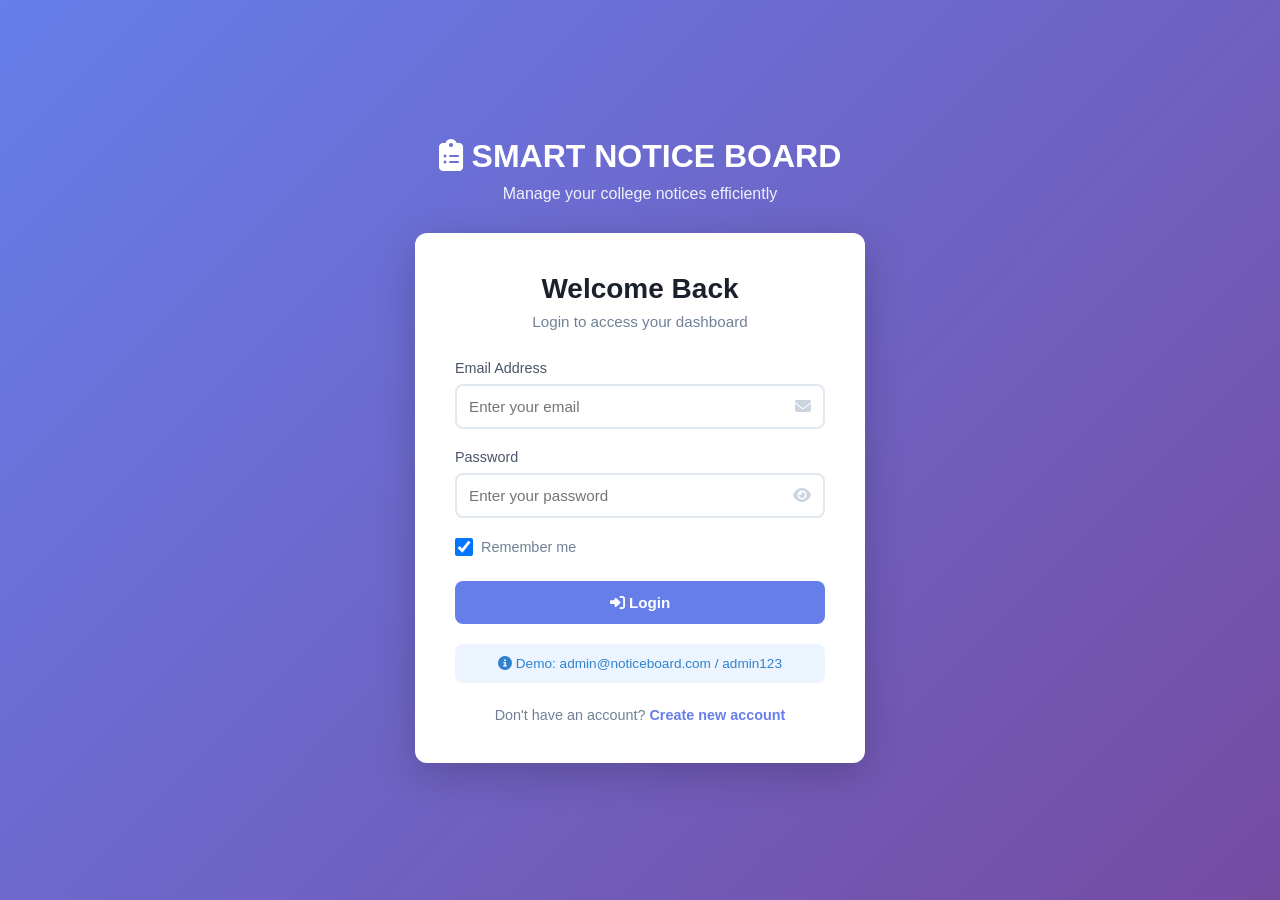
<file: src/main/resources/static/index.html>
<!DOCTYPE html>
<html lang="en">
<head>
  <meta charset="UTF-8">
  <meta http-equiv="refresh" content="0; url=login.html">
  <meta name="viewport" content="width=device-width, initial-scale=1.0">
  <title>Smart Notice Board</title>
</head>
<body>
  <p>Redirecting to login page...</p>
</body>
</html>
</file>
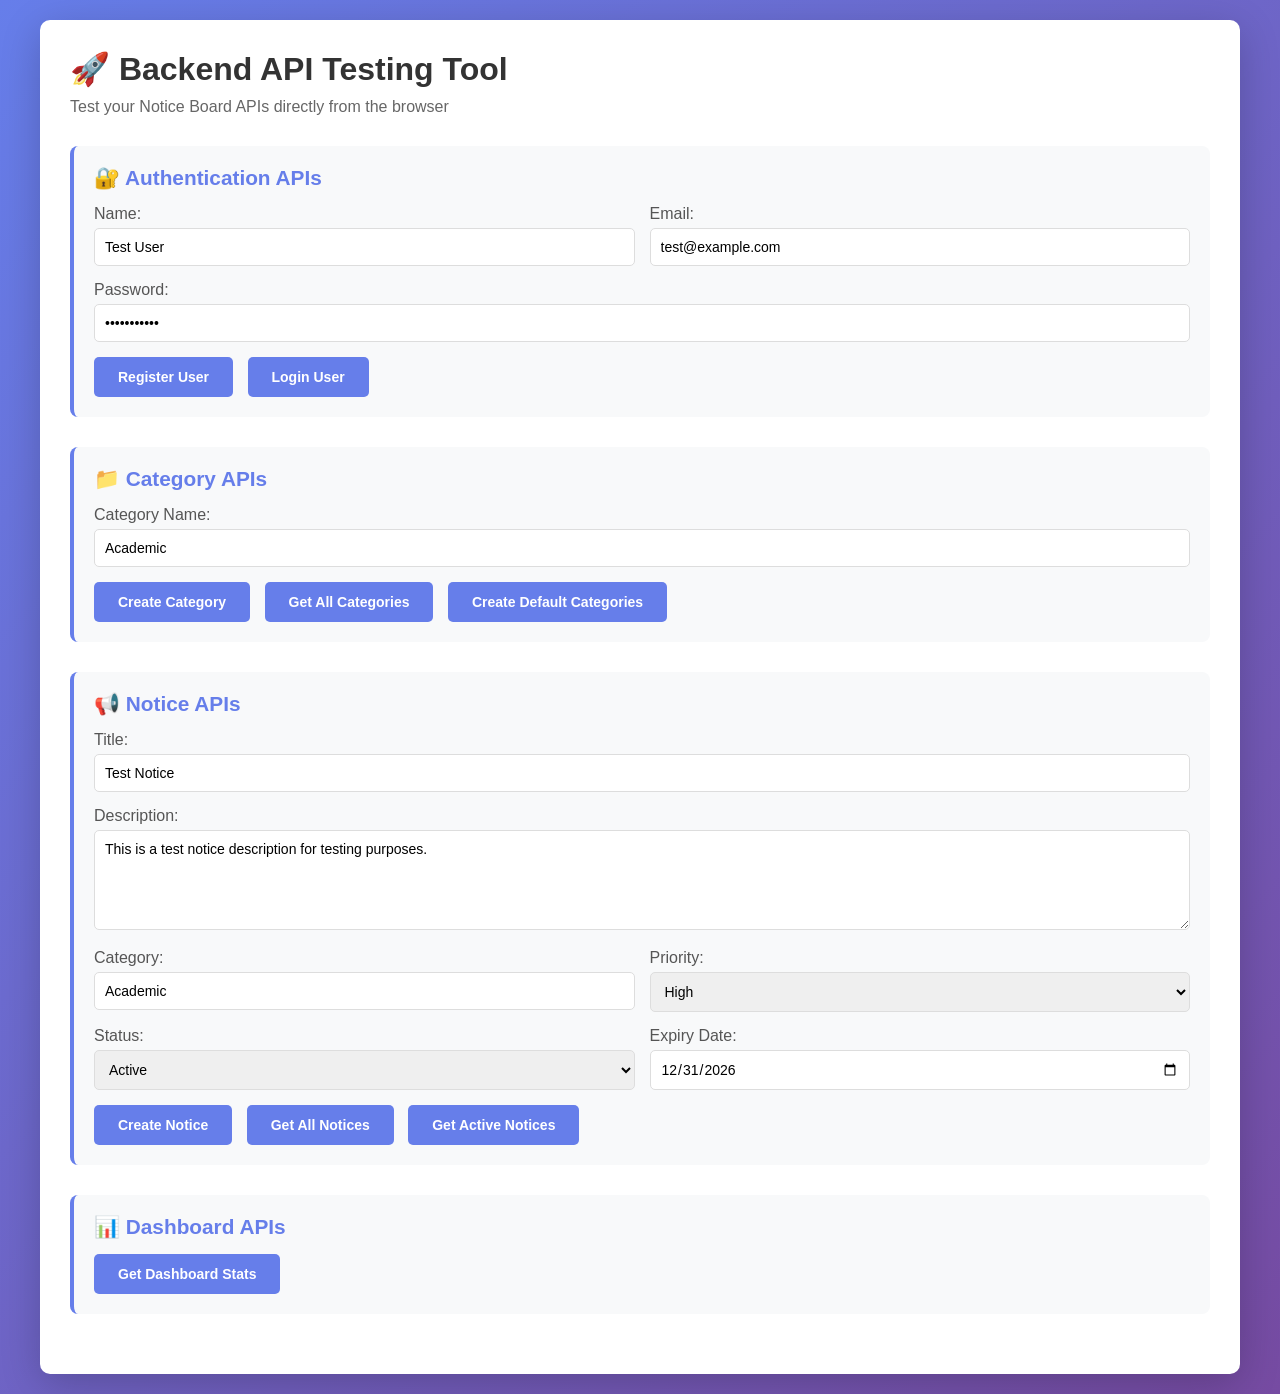
<file: src/main/resources/static/api-test.html>
<!DOCTYPE html>
<html lang="en">
<head>
    <meta charset="UTF-8">
    <meta name="viewport" content="width=device-width, initial-scale=1.0">
    <title>API Testing Tool</title>
    <style>
        * {
            margin: 0;
            padding: 0;
            box-sizing: border-box;
        }
        
        body {
            font-family: 'Segoe UI', Tahoma, Geneva, Verdana, sans-serif;
            background: linear-gradient(135deg, #667eea 0%, #764ba2 100%);
            padding: 20px;
            min-height: 100vh;
        }
        
        .container {
            max-width: 1200px;
            margin: 0 auto;
            background: white;
            border-radius: 10px;
            padding: 30px;
            box-shadow: 0 10px 40px rgba(0,0,0,0.2);
        }
        
        h1 {
            color: #333;
            margin-bottom: 10px;
        }
        
        .subtitle {
            color: #666;
            margin-bottom: 30px;
        }
        
        .test-section {
            margin-bottom: 30px;
            padding: 20px;
            background: #f8f9fa;
            border-radius: 8px;
            border-left: 4px solid #667eea;
        }
        
        .test-section h2 {
            color: #667eea;
            margin-bottom: 15px;
            font-size: 1.3rem;
        }
        
        .test-group {
            margin-bottom: 15px;
        }
        
        label {
            display: block;
            margin-bottom: 5px;
            color: #555;
            font-weight: 500;
        }
        
        input, textarea, select {
            width: 100%;
            padding: 10px;
            border: 1px solid #ddd;
            border-radius: 5px;
            font-size: 14px;
            font-family: inherit;
        }
        
        textarea {
            min-height: 100px;
            resize: vertical;
        }
        
        button {
            background: #667eea;
            color: white;
            border: none;
            padding: 12px 24px;
            border-radius: 5px;
            cursor: pointer;
            font-size: 14px;
            font-weight: 600;
            transition: background 0.3s;
            margin-right: 10px;
        }
        
        button:hover {
            background: #5568d3;
        }
        
        button.danger {
            background: #dc3545;
        }
        
        button.danger:hover {
            background: #c82333;
        }
        
        .response {
            margin-top: 15px;
            padding: 15px;
            background: #fff;
            border: 1px solid #ddd;
            border-radius: 5px;
            max-height: 400px;
            overflow-y: auto;
        }
        
        .response pre {
            margin: 0;
            white-space: pre-wrap;
            word-wrap: break-word;
            font-family: 'Courier New', monospace;
            font-size: 13px;
        }
        
        .success {
            border-left: 4px solid #28a745;
        }
        
        .error {
            border-left: 4px solid #dc3545;
        }
        
        .status {
            display: inline-block;
            padding: 4px 8px;
            border-radius: 3px;
            font-size: 12px;
            font-weight: 600;
            margin-bottom: 10px;
        }
        
        .status.success {
            background: #d4edda;
            color: #155724;
        }
        
        .status.error {
            background: #f8d7da;
            color: #721c24;
        }
        
        .grid {
            display: grid;
            grid-template-columns: 1fr 1fr;
            gap: 15px;
        }
        
        @media (max-width: 768px) {
            .grid {
                grid-template-columns: 1fr;
            }
        }
    </style>
</head>
<body>
    <div class="container">
        <h1>🚀 Backend API Testing Tool</h1>
        <p class="subtitle">Test your Notice Board APIs directly from the browser</p>
        
        <!-- Authentication Tests -->
        <div class="test-section">
            <h2>🔐 Authentication APIs</h2>
            
            <div class="grid">
                <div class="test-group">
                    <label>Name:</label>
                    <input type="text" id="regName" value="Test User">
                </div>
                <div class="test-group">
                    <label>Email:</label>
                    <input type="email" id="regEmail" value="test@example.com">
                </div>
            </div>
            
            <div class="test-group">
                <label>Password:</label>
                <input type="password" id="regPassword" value="password123">
            </div>
            
            <button onclick="testRegister()">Register User</button>
            <button onclick="testLogin()">Login User</button>
            
            <div id="authResponse" class="response" style="display:none;"></div>
        </div>
        
        <!-- Category Tests -->
        <div class="test-section">
            <h2>📁 Category APIs</h2>
            
            <div class="test-group">
                <label>Category Name:</label>
                <input type="text" id="catName" value="Academic">
            </div>
            
            <button onclick="testCreateCategory()">Create Category</button>
            <button onclick="testGetCategories()">Get All Categories</button>
            <button onclick="createDefaultCategories()">Create Default Categories</button>
            
            <div id="categoryResponse" class="response" style="display:none;"></div>
        </div>
        
        <!-- Notice Tests -->
        <div class="test-section">
            <h2>📢 Notice APIs</h2>
            
            <div class="test-group">
                <label>Title:</label>
                <input type="text" id="noticeTitle" value="Test Notice">
            </div>
            
            <div class="test-group">
                <label>Description:</label>
                <textarea id="noticeDesc">This is a test notice description for testing purposes.</textarea>
            </div>
            
            <div class="grid">
                <div class="test-group">
                    <label>Category:</label>
                    <input type="text" id="noticeCategory" value="Academic">
                </div>
                <div class="test-group">
                    <label>Priority:</label>
                    <select id="noticePriority">
                        <option value="HIGH">High</option>
                        <option value="MEDIUM">Medium</option>
                        <option value="LOW">Low</option>
                    </select>
                </div>
            </div>
            
            <div class="grid">
                <div class="test-group">
                    <label>Status:</label>
                    <select id="noticeStatus">
                        <option value="ACTIVE">Active</option>
                        <option value="INACTIVE">Inactive</option>
                        <option value="DRAFT">Draft</option>
                    </select>
                </div>
                <div class="test-group">
                    <label>Expiry Date:</label>
                    <input type="date" id="noticeExpiry" value="2026-12-31">
                </div>
            </div>
            
            <button onclick="testCreateNotice()">Create Notice</button>
            <button onclick="testGetNotices()">Get All Notices</button>
            <button onclick="testGetActiveNotices()">Get Active Notices</button>
            
            <div id="noticeResponse" class="response" style="display:none;"></div>
        </div>
        
        <!-- Dashboard Tests -->
        <div class="test-section">
            <h2>📊 Dashboard APIs</h2>
            
            <button onclick="testDashboardStats()">Get Dashboard Stats</button>
            
            <div id="dashboardResponse" class="response" style="display:none;"></div>
        </div>
    </div>
    
    <script>
        const API_BASE = 'http://localhost:8080/api';
        
        async function apiCall(endpoint, method = 'GET', body = null) {
            const options = {
                method,
                headers: {
                    'Content-Type': 'application/json',
                },
            };
            
            if (body) {
                options.body = JSON.stringify(body);
            }
            
            try {
                const response = await fetch(`${API_BASE}${endpoint}`, options);
                const data = await response.json();
                return { success: response.ok, status: response.status, data };
            } catch (error) {
                return { success: false, error: error.message };
            }
        }
        
        function displayResponse(elementId, result) {
            const el = document.getElementById(elementId);
            el.style.display = 'block';
            
            if (result.success) {
                el.className = 'response success';
                el.innerHTML = `
                    <span class="status success">✓ Success (${result.status})</span>
                    <pre>${JSON.stringify(result.data, null, 2)}</pre>
                `;
            } else {
                el.className = 'response error';
                el.innerHTML = `
                    <span class="status error">✗ Error ${result.status ? '(' + result.status + ')' : ''}</span>
                    <pre>${result.error || JSON.stringify(result.data, null, 2)}</pre>
                `;
            }
        }
        
        // Authentication Tests
        async function testRegister() {
            const result = await apiCall('/auth/register', 'POST', {
                name: document.getElementById('regName').value,
                email: document.getElementById('regEmail').value,
                password: document.getElementById('regPassword').value
            });
            displayResponse('authResponse', result);
        }
        
        async function testLogin() {
            const result = await apiCall('/auth/login', 'POST', {
                email: document.getElementById('regEmail').value,
                password: document.getElementById('regPassword').value
            });
            displayResponse('authResponse', result);
        }
        
        // Category Tests
        async function testCreateCategory() {
            const result = await apiCall('/categories', 'POST', {
                name: document.getElementById('catName').value,
                icon: 'fas fa-folder'
            });
            displayResponse('categoryResponse', result);
        }
        
        async function testGetCategories() {
            const result = await apiCall('/categories');
            displayResponse('categoryResponse', result);
        }
        
        // Notice Tests
        async function testCreateNotice() {
            const result = await apiCall('/notices', 'POST', {
                title: document.getElementById('noticeTitle').value,
                description: document.getElementById('noticeDesc').value,
                category: document.getElementById('noticeCategory').value,
                priority: document.getElementById('noticePriority').value,
                status: document.getElementById('noticeStatus').value,
                expiryDate: document.getElementById('noticeExpiry').value
            });
            displayResponse('noticeResponse', result);
        }
        
        async function testGetNotices() {
            const result = await apiCall('/notices');
            displayResponse('noticeResponse', result);
        }
        
        async function testGetActiveNotices() {
            const result = await apiCall('/notices/active');
            displayResponse('noticeResponse', result);
        }
        
        // Dashboard Tests
        async function testDashboardStats() {
            const result = await apiCall('/dashboard/stats');
            displayResponse('dashboardResponse', result);
        }
        
        // Create default categories
        async function createDefaultCategories() {
            const categories = [
                { name: 'Academic', icon: 'fas fa-graduation-cap' },
                { name: 'General', icon: 'fas fa-bullhorn' },
                { name: 'Events', icon: 'fas fa-calendar-alt' },
                { name: 'Administrative', icon: 'fas fa-building' },
                { name: 'Urgent', icon: 'fas fa-exclamation-triangle' }
            ];
            
            let created = 0;
            let errors = 0;
            
            for (const cat of categories) {
                try {
                    const result = await apiCall('/categories', 'POST', cat);
                    if (result.success) created++;
                } catch (error) {
                    errors++;
                }
            }
            
            const el = document.getElementById('categoryResponse');
            el.style.display = 'block';
            el.className = 'response success';
            el.innerHTML = `
                <span class="status success">✓ Completed</span>
                <pre>Created ${created} categories${errors > 0 ? `, ${errors} already existed` : ''}</pre>
            `;
            
            // Refresh the list
            setTimeout(() => testGetCategories(), 500);
        }
    </script>
</body>
</html>
</file>
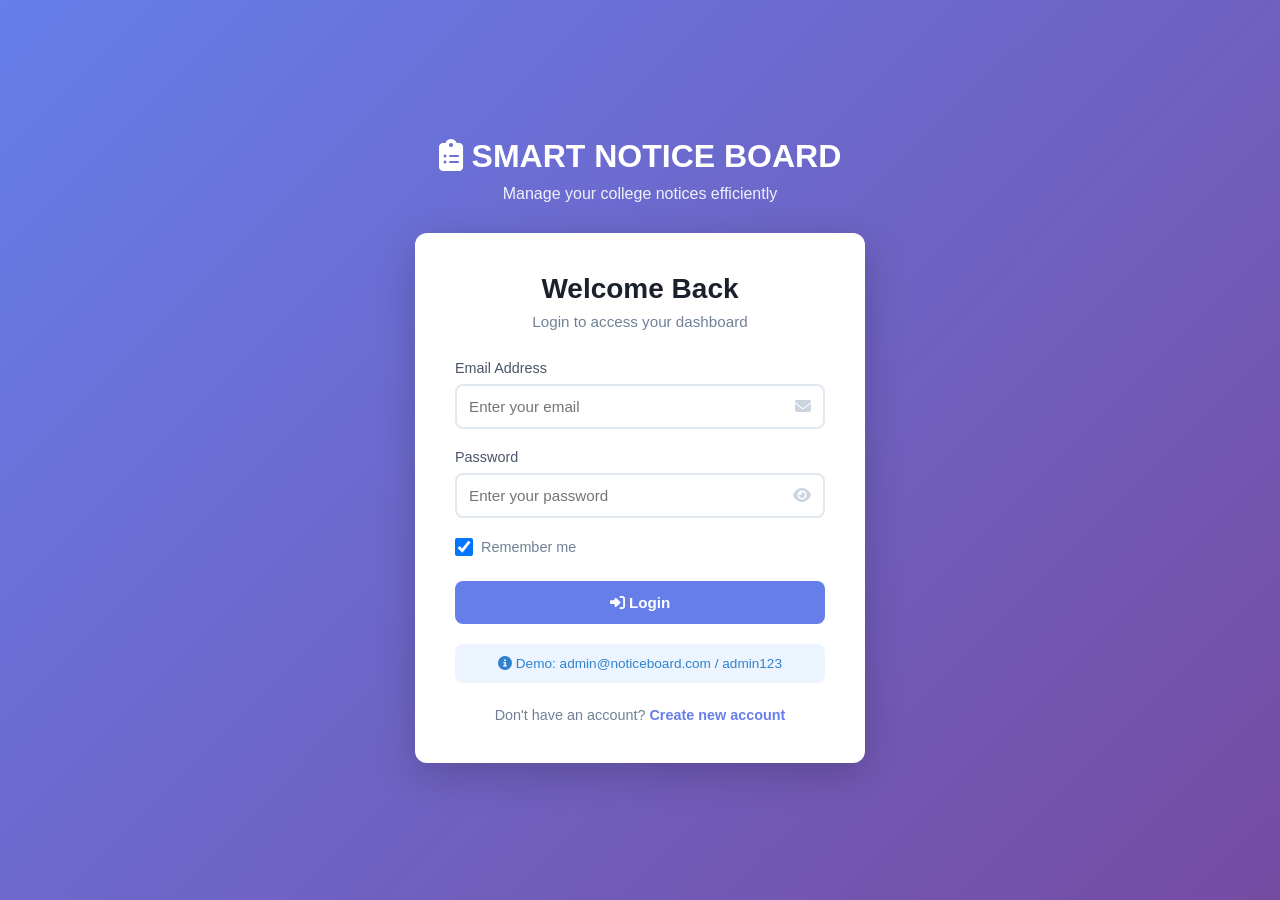
<file: src/main/resources/static/auth.html>
<!DOCTYPE html>
<html lang="en">
<head>
  <meta charset="UTF-8">
  <meta name="viewport" content="width=device-width, initial-scale=1.0">
  <title>Redirecting...</title>
  <meta http-equiv="refresh" content="0;url=login.html">
</head>
<body>
  <p>Redirecting to login page...</p>
  <script>window.location.href = 'login.html';</script>
</body>
</html>
</file>
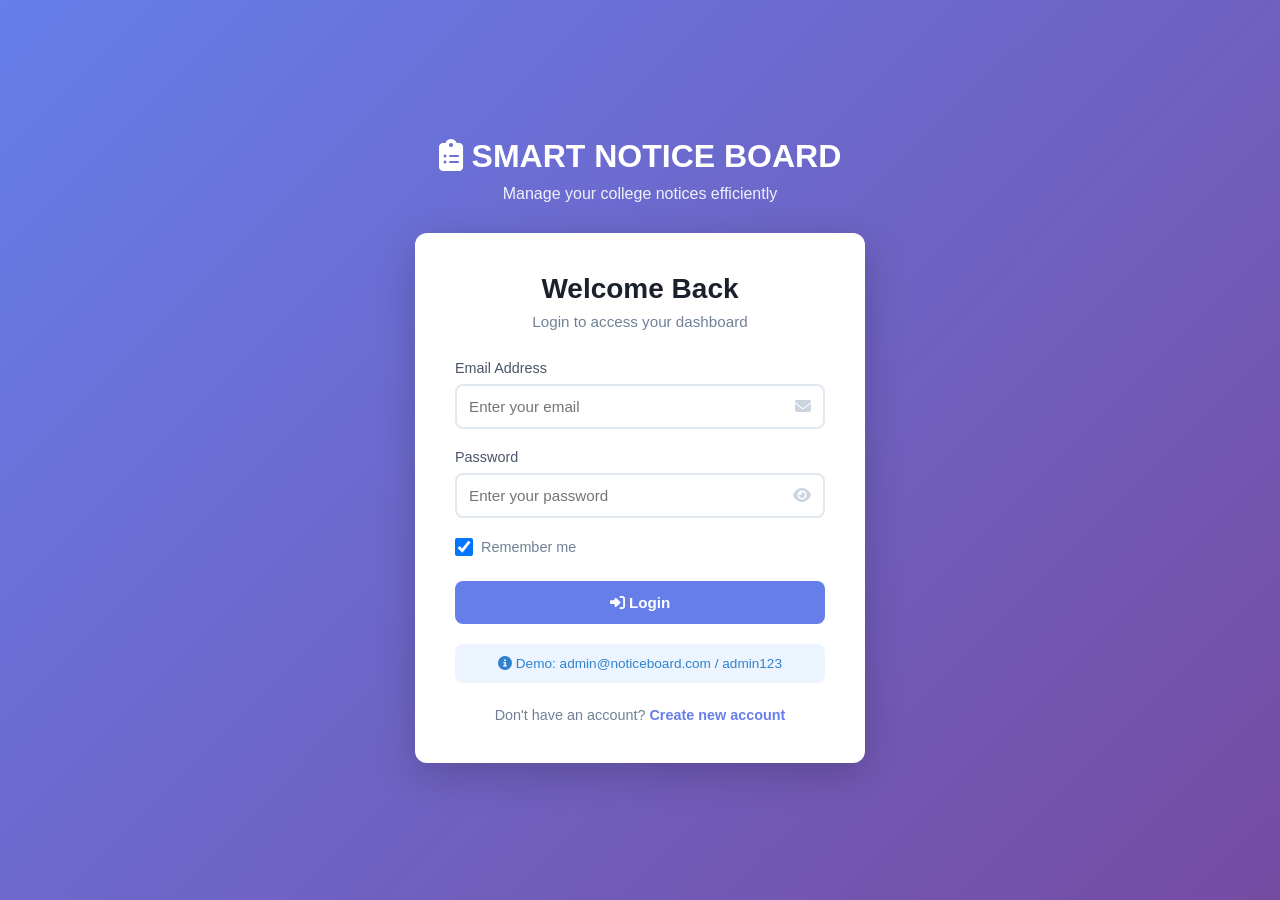
<file: src/main/resources/static/categories.html>
<!DOCTYPE html>
<html lang="en">
<head>
  <meta charset="UTF-8">
  <meta name="viewport" content="width=device-width, initial-scale=1.0">
  <meta name="description" content="Manage notice categories on Smart Notice Board">
  <title>Categories — Smart Notice Board</title>
  <!-- Font Awesome Icons -->
  <link rel="stylesheet" href="https://cdnjs.cloudflare.com/ajax/libs/font-awesome/6.5.1/css/all.min.css">
  <!-- Custom CSS -->
  <link rel="stylesheet" href="css/styles.css">
</head>
<body>

  <!-- ─── TOP NAVBAR ─── -->
  <nav class="navbar" id="topNavbar">
    <div class="navbar-brand">
      <button class="menu-toggle" aria-label="Toggle Menu">
        <i class="fas fa-bars"></i>
      </button>
      <div class="brand-icon">
        <i class="fas fa-clipboard-list"></i>
      </div>
      <h1>SMART <span>NOTICE BOARD</span></h1>
    </div>
    <div class="navbar-right">
      <span class="navbar-welcome">Welcome, <strong>Admin</strong> <i class="fas fa-caret-down"></i></span>
      <div class="navbar-profile">
        <div class="profile-avatar" title="Admin">A</div>
        <button class="btn-logout" onclick="logout()" id="logoutBtn">
          <i class="fas fa-sign-out-alt"></i>
          <span>Logout</span>
        </button>
      </div>
    </div>
  </nav>

  <!-- ─── LEFT SIDEBAR ─── -->
  <aside class="sidebar" id="sidebar">
    <nav class="sidebar-nav">
      <a href="dashboard.html" class="sidebar-link" id="navDashboard">
        <i class="fas fa-home"></i> Dashboard
      </a>
      <a href="create-notice.html" class="sidebar-link" id="navCreateNotice">
        <i class="fas fa-plus-square"></i> Create Notice
      </a>
      <a href="manage-notices.html" class="sidebar-link" id="navManageNotices">
        <i class="fas fa-th-list"></i> Manage Notices
      </a>
      <a href="categories.html" class="sidebar-link active" id="navCategories">
        <i class="fas fa-folder"></i> Categories
      </a>
      <div class="sidebar-divider"></div>
      <a href="#" class="sidebar-link" id="navSettings">
        <i class="fas fa-cog"></i> Settings
      </a>
    </nav>
  </aside>
  <div class="sidebar-overlay" id="sidebarOverlay"></div>

  <!-- ─── MAIN CONTENT ─── -->
  <main class="main-content">

    <!-- Page Header -->
    <div class="page-header fade-in">
      <h2><i class="fas fa-folder-open" style="color:var(--primary-500);margin-right:10px;"></i>Categories</h2>
      <p>Organize your notices with categories.</p>
    </div>

    <!-- Stats row for categories -->
    <div class="stats-grid" style="margin-bottom:24px;">
      <div class="stat-card blue fade-in fade-in-delay-1">
        <div class="stat-icon">
          <i class="fas fa-layer-group"></i>
        </div>
        <div class="stat-info">
          <h3>Total Categories</h3>
          <div class="stat-number" id="catTotalCount">5</div>
        </div>
      </div>
      <div class="stat-card green fade-in fade-in-delay-2">
        <div class="stat-icon">
          <i class="fas fa-clipboard-check"></i>
        </div>
        <div class="stat-info">
          <h3>Total Notices</h3>
          <div class="stat-number" id="catNoticeCount">8</div>
        </div>
      </div>
    </div>

    <!-- Categories List Card -->
    <div class="card fade-in">
      <div class="card-header">
        <h3><i class="fas fa-tags"></i> All Categories</h3>
      </div>
      <div class="card-body">

        <!-- Category List -->
        <div class="category-list" id="categoryList">
          <!-- Populated by JS -->
        </div>

        <!-- Add Category Form -->
        <form id="addCategoryForm" class="add-category-form">
          <input type="text" id="newCategoryName" class="form-control" placeholder="Enter new category name..." required>
          <button type="submit" class="btn btn-primary" id="addCategoryBtn">
            <i class="fas fa-plus"></i> Add
          </button>
        </form>

      </div>
    </div>

  </main>

  <!-- JavaScript -->
  <script src="js/app-backend.js"></script>
  <script>
    // Update category page stats
    document.addEventListener('DOMContentLoaded', async () => {
      // Check authentication first
      if (!checkAuth()) return;

      const catTotal = document.getElementById('catTotalCount');
      const catNotice = document.getElementById('catNoticeCount');
      
      try {
        const catResponse = await apiCall('/categories');
        const noticeResponse = await apiCall('/notices');
        
        if (catTotal && catResponse.status === 'SUCCESS') {
          catTotal.textContent = catResponse.data.length;
        }
        if (catNotice && noticeResponse.status === 'SUCCESS') {
          catNotice.textContent = noticeResponse.data.length;
        }
      } catch (error) {
        console.error('Failed to load stats:', error);
      }
    });
  </script>
</body>
</html>
</file>
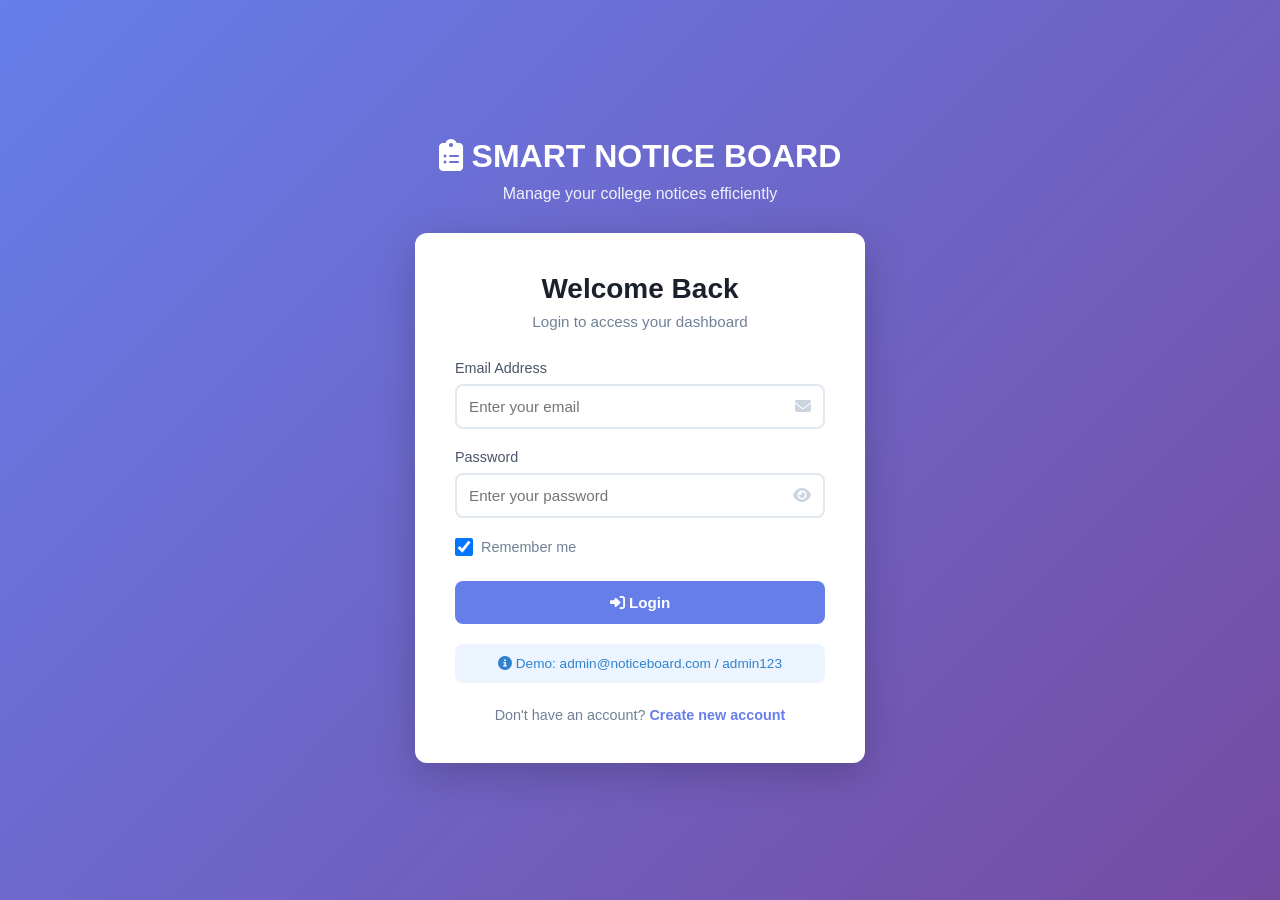
<file: src/main/resources/static/create-notice.html>
<!DOCTYPE html>
<html lang="en">
<head>
  <meta charset="UTF-8">
  <meta name="viewport" content="width=device-width, initial-scale=1.0">
  <meta name="description" content="Create a new notice on Smart Notice Board">
  <title>Create Notice — Smart Notice Board</title>
  <!-- Font Awesome Icons -->
  <link rel="stylesheet" href="https://cdnjs.cloudflare.com/ajax/libs/font-awesome/6.5.1/css/all.min.css">
  <!-- Custom CSS -->
  <link rel="stylesheet" href="css/styles.css">
</head>
<body>

  <!-- ─── TOP NAVBAR ─── -->
  <nav class="navbar" id="topNavbar">
    <div class="navbar-brand">
      <button class="menu-toggle" aria-label="Toggle Menu">
        <i class="fas fa-bars"></i>
      </button>
      <div class="brand-icon">
        <i class="fas fa-clipboard-list"></i>
      </div>
      <h1>SMART <span>NOTICE BOARD</span></h1>
    </div>
    <div class="navbar-right">
      <span class="navbar-welcome">Welcome, <strong>Admin</strong> <i class="fas fa-caret-down"></i></span>
      <div class="navbar-profile">
        <div class="profile-avatar" title="Admin">A</div>
        <button class="btn-logout" onclick="logout()" id="logoutBtn">
          <i class="fas fa-sign-out-alt"></i>
          <span>Logout</span>
        </button>
      </div>
    </div>
  </nav>

  <!-- ─── LEFT SIDEBAR ─── -->
  <aside class="sidebar" id="sidebar">
    <nav class="sidebar-nav">
      <a href="dashboard.html" class="sidebar-link" id="navDashboard">
        <i class="fas fa-home"></i> Dashboard
      </a>
      <a href="create-notice.html" class="sidebar-link active" id="navCreateNotice">
        <i class="fas fa-plus-square"></i> Create Notice
      </a>
      <a href="manage-notices.html" class="sidebar-link" id="navManageNotices">
        <i class="fas fa-th-list"></i> Manage Notices
      </a>
      <a href="categories.html" class="sidebar-link" id="navCategories">
        <i class="fas fa-folder"></i> Categories
      </a>
      <div class="sidebar-divider"></div>
      <a href="#" class="sidebar-link" id="navSettings">
        <i class="fas fa-cog"></i> Settings
      </a>
    </nav>
  </aside>
  <div class="sidebar-overlay" id="sidebarOverlay"></div>

  <!-- ─── MAIN CONTENT ─── -->
  <main class="main-content">

    <!-- Hero Banner with Illustration -->
    <div class="welcome-banner fade-in" style="margin-bottom:28px;">
      <div class="welcome-text">
        <h2>Create Notice</h2>
        <p>Fill out the form below to create a new notice.</p>
      </div>
      <div class="welcome-illustration" style="display:flex;gap:16px;align-items:center;">
        <i class="fas fa-bullhorn" style="font-size:3rem;opacity:0.9;"></i>
        <i class="fas fa-laptop" style="font-size:2.5rem;opacity:0.7;"></i>
        <i class="fas fa-user-edit" style="font-size:2.8rem;opacity:0.8;"></i>
      </div>
    </div>

    <!-- Section Title -->
    <div class="page-header fade-in" style="margin-bottom:20px;">
      <h2><i class="fas fa-th-list" style="color:var(--primary-500);margin-right:10px;"></i>Manage Notices</h2>
    </div>

    <!-- Create Notice Form Card -->
    <div class="card fade-in">
      <div class="card-body">
        <form id="createNoticeForm">

          <!-- Title -->
          <div class="form-group">
            <label for="noticeTitle">Title:</label>
            <input type="text" id="noticeTitle" class="form-control" placeholder="Enter notice title" required>
          </div>

          <!-- Description -->
          <div class="form-group">
            <label for="noticeDescription">Description:</label>
            <textarea id="noticeDescription" class="form-control" placeholder="Write notice description here..." required style="min-height:100px;"></textarea>
          </div>

          <!-- Category, Priority, Status (3 columns) -->
          <div style="display:grid;grid-template-columns:1fr 1fr 1fr;gap:20px;">
            <div class="form-group">
              <label for="noticeCategory">Category:</label>
              <select id="noticeCategory" class="form-control" required>
                <option value="">Select Category</option>
                <!-- Populated by JS -->
              </select>
            </div>
            <div class="form-group">
              <label for="noticePriority">Priority:</label>
              <select id="noticePriority" class="form-control" required>
                <option value="">Select Priority</option>
                <option value="High">High</option>
                <option value="Medium">Medium</option>
                <option value="Low">Low</option>
              </select>
            </div>
            <div class="form-group">
              <label for="noticeStatus">Status:</label>
              <select id="noticeStatus" class="form-control" required>
                <option value="">Select Status</option>
                <option value="Active">Active</option>
                <option value="Draft">Draft</option>
                <option value="Expired">Expired</option>
              </select>
            </div>
          </div>

          <!-- Expiry Date -->
          <div class="form-group">
            <label for="noticeExpiry">Expiry Date:</label>
            <input type="date" id="noticeExpiry" class="form-control">
          </div>

          <!-- Submit Button -->
          <div style="display:flex;gap:12px;margin-top:24px;">
            <button type="submit" class="btn btn-primary btn-lg" id="submitNoticeBtn">
              <i class="fas fa-paper-plane"></i> Create Notice
            </button>
            <button type="button" class="btn btn-outline btn-lg" id="resetFormBtn">
              <i class="fas fa-undo"></i> Reset
            </button>
          </div>

        </form>
      </div>
    </div>

  </main>

  <!-- JavaScript -->
  <script src="js/app-backend.js"></script>
  <script>
    // Check authentication on page load
    document.addEventListener('DOMContentLoaded', () => {
      if (!checkAuth()) return;
    });
  </script>
</body>
</html>
</file>
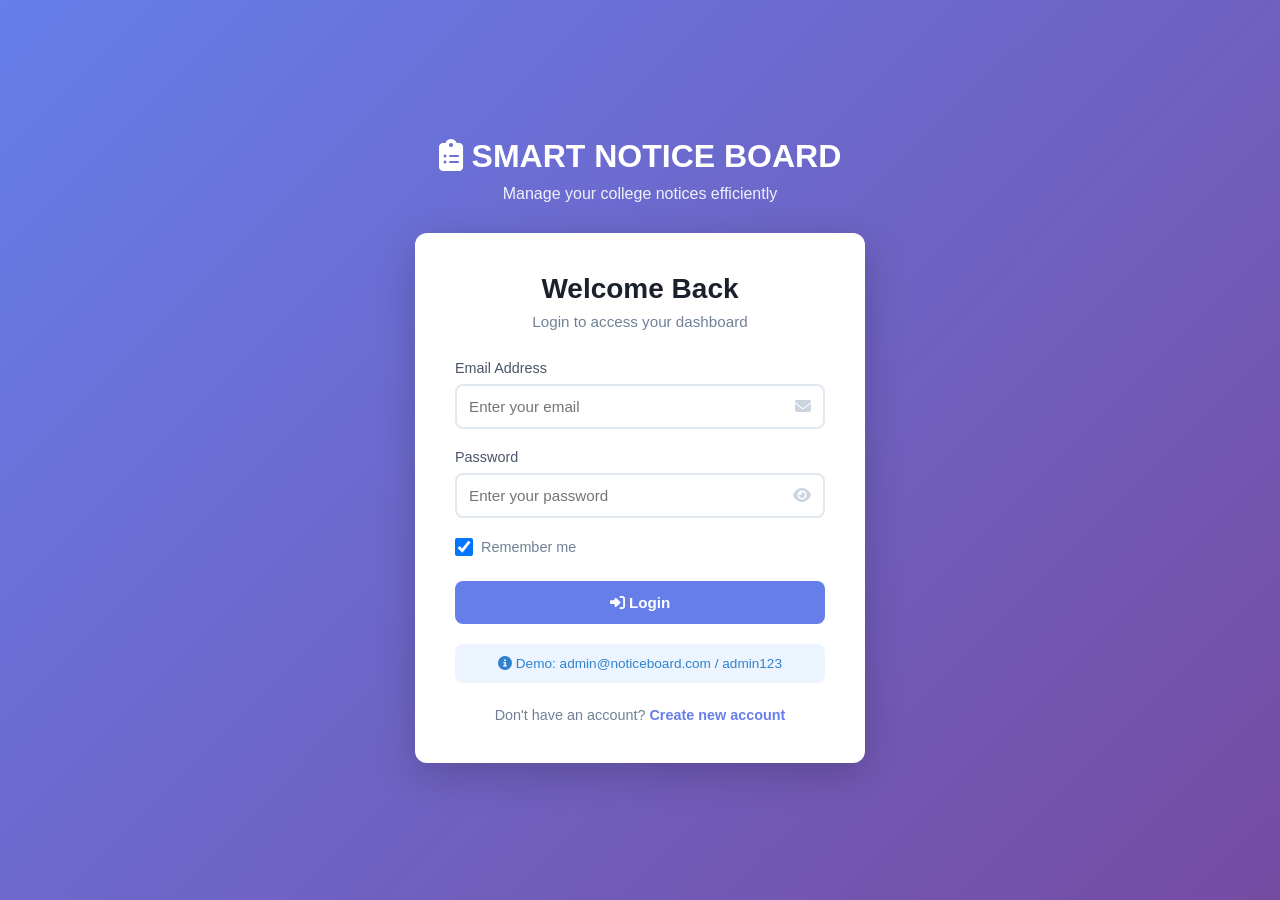
<file: src/main/resources/static/dashboard.html>
<!DOCTYPE html>
<html lang="en">
<head>
  <meta charset="UTF-8">
  <meta name="viewport" content="width=device-width, initial-scale=1.0">
  <meta name="description" content="Smart Notice Board Admin Dashboard — Manage notices, categories, and more.">
  <title>Dashboard — Smart Notice Board</title>
  <!-- Font Awesome Icons -->
  <link rel="stylesheet" href="https://cdnjs.cloudflare.com/ajax/libs/font-awesome/6.5.1/css/all.min.css">
  <!-- Custom CSS -->
  <link rel="stylesheet" href="css/styles.css">
</head>
<body>

  <!-- ─── TOP NAVBAR ─── -->
  <nav class="navbar" id="topNavbar">
    <div class="navbar-brand">
      <button class="menu-toggle" aria-label="Toggle Menu">
        <i class="fas fa-bars"></i>
      </button>
      <div class="brand-icon">
        <i class="fas fa-clipboard-list"></i>
      </div>
      <h1>SMART <span>NOTICE BOARD</span></h1>
    </div>
    <div class="navbar-right">
      <span class="navbar-welcome">Welcome, <strong>Admin</strong> <i class="fas fa-caret-down"></i></span>
      <div class="navbar-profile">
        <div class="profile-avatar" title="Admin">A</div>
        <button class="btn-logout" onclick="logout()" id="logoutBtn">
          <i class="fas fa-sign-out-alt"></i>
          <span>Logout</span>
        </button>
      </div>
    </div>
  </nav>

  <!-- ─── LEFT SIDEBAR ─── -->
  <aside class="sidebar" id="sidebar">
    <nav class="sidebar-nav">
      <a href="dashboard.html" class="sidebar-link active" id="navDashboard">
        <i class="fas fa-home"></i> Dashboard
      </a>
      <a href="create-notice.html" class="sidebar-link" id="navCreateNotice">
        <i class="fas fa-plus-square"></i> Create Notice
      </a>
      <a href="manage-notices.html" class="sidebar-link" id="navManageNotices">
        <i class="fas fa-th-list"></i> Manage Notices
      </a>
      <a href="categories.html" class="sidebar-link" id="navCategories">
        <i class="fas fa-folder"></i> Categories
      </a>
      <div class="sidebar-divider"></div>
      <a href="#" class="sidebar-link" id="navSettings">
        <i class="fas fa-cog"></i> Settings
      </a>
    </nav>
  </aside>
  <div class="sidebar-overlay" id="sidebarOverlay"></div>

  <!-- ─── MAIN CONTENT ─── -->
  <main class="main-content">

    <!-- Welcome Banner -->
    <div class="welcome-banner fade-in">
      <div class="welcome-text">
        <h2>Welcome to the Admin Dashboard!</h2>
        <p>Manage and update notices easily.</p>
      </div>
      <div class="welcome-illustration">
        <i class="fas fa-bullhorn"></i>
      </div>
    </div>

    <!-- Stats Cards -->
    <div class="stats-grid">
      <div class="stat-card blue fade-in fade-in-delay-1">
        <div class="stat-icon">
          <i class="fas fa-clipboard-list"></i>
        </div>
        <div class="stat-info">
          <h3>Total Notices</h3>
          <div class="stat-number" id="totalNotices">0</div>
        </div>
      </div>

      <div class="stat-card green fade-in fade-in-delay-2">
        <div class="stat-icon">
          <i class="fas fa-bell"></i>
        </div>
        <div class="stat-info">
          <h3>Active Notices</h3>
          <div class="stat-number" id="activeNotices">0</div>
        </div>
      </div>

      <div class="stat-card red fade-in fade-in-delay-3">
        <div class="stat-icon">
          <i class="fas fa-exclamation-circle"></i>
        </div>
        <div class="stat-info">
          <h3>Expired Notices</h3>
          <div class="stat-number" id="expiredNotices">0</div>
        </div>
      </div>

      <div class="stat-card orange fade-in fade-in-delay-4">
        <div class="stat-icon">
          <i class="fas fa-folder-open"></i>
        </div>
        <div class="stat-info">
          <h3>Categories</h3>
          <div class="stat-number" id="totalCategories">0</div>
        </div>
      </div>
    </div>

    <!-- Content Grid: Recent Notices + Quick Actions -->
    <div class="content-grid">

      <!-- Recent Notices -->
      <div class="card fade-in">
        <div class="card-header">
          <h3><i class="fas fa-clock"></i> Recent Notices</h3>
        </div>
        <div class="card-body">
          <div id="recentNoticesList">
            <!-- Populated by JS -->
          </div>
          <div style="text-align:center;">
            <a href="manage-notices.html" class="btn-view-all">
              View All Notices <i class="fas fa-chevron-right"></i>
            </a>
          </div>
        </div>
      </div>

      <!-- Quick Actions -->
      <div class="card fade-in">
        <div class="card-header">
          <h3><i class="fas fa-bolt"></i> Quick Actions</h3>
        </div>
        <div class="card-body">
          <div class="quick-actions">
            <a href="create-notice.html" class="quick-action-btn btn-blue" id="quickCreate">
              <i class="fas fa-plus-circle"></i> Create New Notice
            </a>
            <a href="manage-notices.html" class="quick-action-btn btn-green" id="quickManage">
              <i class="fas fa-edit"></i> Manage Notices
            </a>
            <a href="categories.html" class="quick-action-btn btn-purple" id="quickCategories">
              <i class="fas fa-folder-plus"></i> Manage Categories
            </a>
          </div>
        </div>
      </div>

    </div>

  </main>

  <!-- JavaScript -->
  <script src="js/app-backend.js"></script>
</body>
</html>
</file>
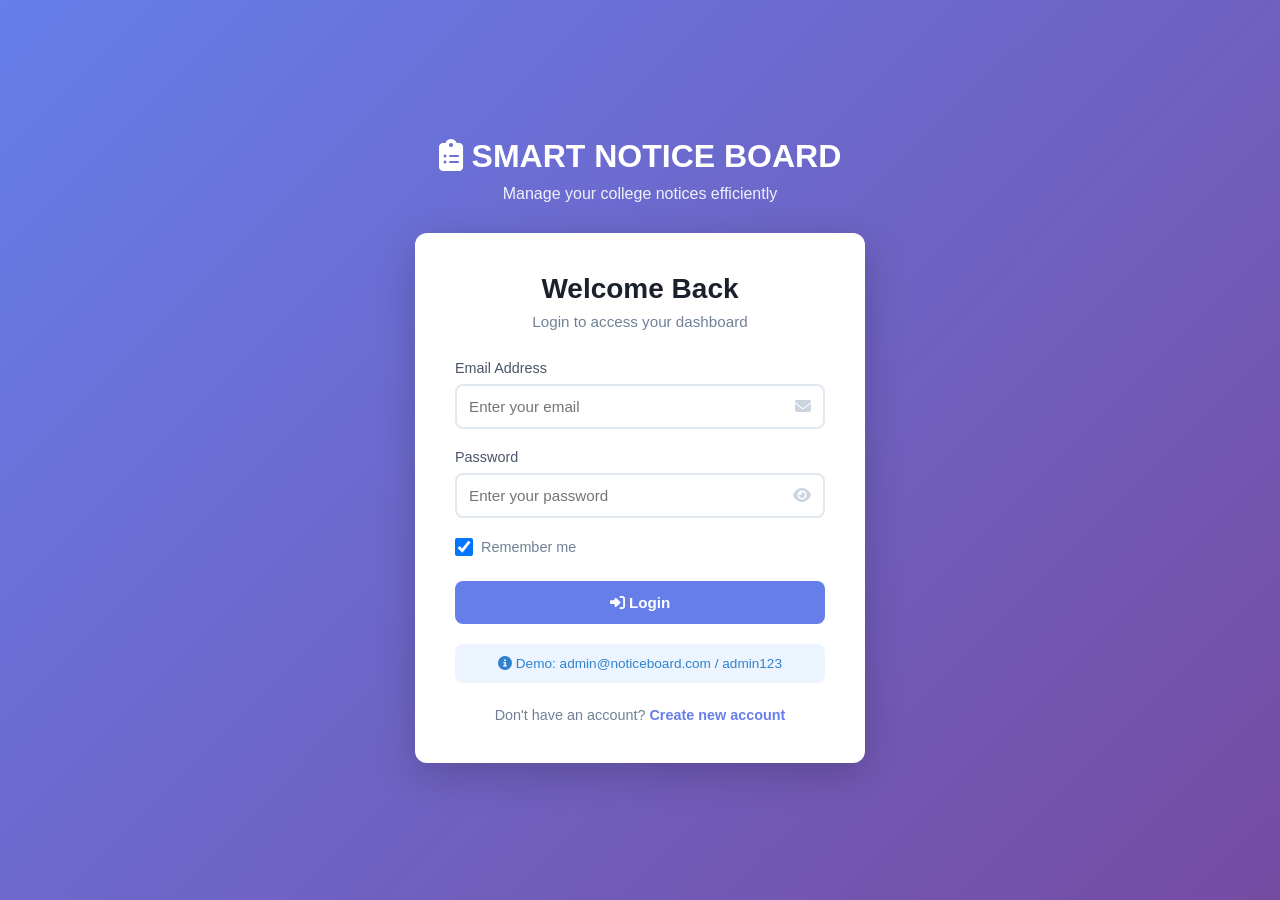
<file: src/main/resources/static/login.html>
<!DOCTYPE html>
<html lang="en">
<head>
  <meta charset="UTF-8">
  <meta name="viewport" content="width=device-width, initial-scale=1.0">
  <title>Login - Smart Notice Board</title>
  <link rel="stylesheet" href="https://cdnjs.cloudflare.com/ajax/libs/font-awesome/6.5.1/css/all.min.css">
  <style>
    * {
      margin: 0;
      padding: 0;
      box-sizing: border-box;
    }

    body {
      background: linear-gradient(135deg, #667eea 0%, #764ba2 100%);
      min-height: 100vh;
      display: flex;
      align-items: center;
      justify-content: center;
      padding: 20px;
      font-family: -apple-system, BlinkMacSystemFont, 'Segoe UI', Roboto, Arial, sans-serif;
    }
    
    .auth-container {
      width: 100%;
      max-width: 450px;
    }
    
    .auth-header {
      text-align: center;
      margin-bottom: 30px;
      color: white;
    }
    
    .auth-header h1 {
      font-size: 2rem;
      margin-bottom: 10px;
      font-weight: 700;
    }
    
    .auth-header p {
      font-size: 1rem;
      opacity: 0.9;
    }
    
    .auth-panel {
      background: white;
      border-radius: 12px;
      box-shadow: 0 10px 40px rgba(0,0,0,0.2);
      padding: 40px;
    }
    
    .auth-panel h2 {
      font-size: 1.75rem;
      font-weight: 700;
      color: #1a202c;
      margin-bottom: 8px;
      text-align: center;
    }
    
    .auth-subtitle {
      font-size: 0.95rem;
      color: #718096;
      margin-bottom: 30px;
      text-align: center;
    }
    
    .form-group {
      margin-bottom: 20px;
    }
    
    .form-group label {
      display: block;
      margin-bottom: 8px;
      color: #4a5568;
      font-weight: 500;
      font-size: 0.9rem;
    }
    
    .input-wrapper {
      position: relative;
    }
    
    .input-wrapper input {
      width: 100%;
      padding: 12px 40px 12px 12px;
      border: 2px solid #e2e8f0;
      border-radius: 8px;
      font-size: 0.95rem;
      transition: all 0.3s;
    }
    
    .input-wrapper input:focus {
      border-color: #667eea;
      outline: none;
      box-shadow: 0 0 0 3px rgba(102, 126, 234, 0.1);
    }
    
    .input-wrapper .icon {
      position: absolute;
      right: 14px;
      top: 50%;
      transform: translateY(-50%);
      color: #cbd5e0;
      cursor: pointer;
    }
    
    .form-check {
      display: flex;
      align-items: center;
      gap: 8px;
      margin: 15px 0;
    }
    
    .form-check input {
      width: 18px;
      height: 18px;
      cursor: pointer;
    }
    
    .form-check label {
      font-size: 0.9rem;
      color: #718096;
      cursor: pointer;
    }
    
    .btn-primary {
      width: 100%;
      padding: 13px;
      background: #667eea;
      border: none;
      border-radius: 8px;
      color: white;
      font-weight: 600;
      font-size: 0.95rem;
      cursor: pointer;
      transition: all 0.3s;
      margin-top: 10px;
    }
    
    .btn-primary:hover {
      background: #5568d3;
      transform: translateY(-2px);
      box-shadow: 0 5px 15px rgba(102, 126, 234, 0.3);
    }
    
    .demo-info {
      margin-top: 20px;
      padding: 12px;
      background: #ebf4ff;
      border-radius: 8px;
      text-align: center;
      font-size: 0.85rem;
      color: #3182ce;
    }
    
    .auth-footer {
      margin-top: 24px;
      text-align: center;
      font-size: 0.9rem;
      color: #718096;
    }
    
    .auth-footer a {
      color: #667eea;
      font-weight: 600;
      text-decoration: none;
    }
    
    .auth-footer a:hover {
      text-decoration: underline;
    }

    .toast {
      position: fixed;
      top: 20px;
      right: 20px;
      padding: 15px 20px;
      background: white;
      border-radius: 8px;
      box-shadow: 0 4px 12px rgba(0,0,0,0.15);
      display: none;
      z-index: 1000;
    }

    .toast.show {
      display: block;
      animation: slideIn 0.3s ease;
    }

    .toast.error {
      border-left: 4px solid #f56565;
    }

    .toast.success {
      border-left: 4px solid #48bb78;
    }

    @keyframes slideIn {
      from {
        transform: translateX(100%);
        opacity: 0;
      }
      to {
        transform: translateX(0);
        opacity: 1;
      }
    }
  </style>
</head>
<body>

  <div class="auth-container">
    <div class="auth-header">
      <h1>
        <i class="fas fa-clipboard-list"></i>
        SMART NOTICE BOARD
      </h1>
      <p>Manage your college notices efficiently</p>
    </div>

    <div class="auth-panel">
      <h2>Welcome Back</h2>
      <p class="auth-subtitle">Login to access your dashboard</p>

      <form id="loginForm">
        <div class="form-group">
          <label for="email">Email Address</label>
          <div class="input-wrapper">
            <input type="email" id="email" placeholder="Enter your email" required>
            <i class="fas fa-envelope icon"></i>
          </div>
        </div>

        <div class="form-group">
          <label for="password">Password</label>
          <div class="input-wrapper">
            <input type="password" id="password" placeholder="Enter your password" required>
            <i class="fas fa-eye icon" id="togglePassword"></i>
          </div>
        </div>

        <div class="form-check">
          <input type="checkbox" id="remember" checked>
          <label for="remember">Remember me</label>
        </div>

        <button type="submit" class="btn-primary">
          <i class="fas fa-sign-in-alt"></i> Login
        </button>
      </form>

      <div class="demo-info">
        <i class="fas fa-info-circle"></i> Demo: admin@noticeboard.com / admin123
      </div>

      <div class="auth-footer">
        Don't have an account? <a href="register.html">Create new account</a>
      </div>
    </div>
  </div>

  <div id="toast" class="toast"></div>

  <script>
    const API_BASE_URL = 'http://localhost:8080/api';

    // Toast notification
    function showToast(message, type = 'success') {
      const toast = document.getElementById('toast');
      toast.textContent = message;
      toast.className = `toast ${type} show`;
      setTimeout(() => {
        toast.className = 'toast';
      }, 3000);
    }

    // Password toggle
    document.getElementById('togglePassword').addEventListener('click', function() {
      const passwordInput = document.getElementById('password');
      const icon = this;
      
      if (passwordInput.type === 'password') {
        passwordInput.type = 'text';
        icon.classList.remove('fa-eye');
        icon.classList.add('fa-eye-slash');
      } else {
        passwordInput.type = 'password';
        icon.classList.remove('fa-eye-slash');
        icon.classList.add('fa-eye');
      }
    });

    // Login form submission
    document.getElementById('loginForm').addEventListener('submit', async function(e) {
      e.preventDefault();
      
      const email = document.getElementById('email').value.trim();
      const password = document.getElementById('password').value.trim();

      if (!email || !password) {
        showToast('Please fill in all fields', 'error');
        return;
      }

      try {
        const response = await fetch(`${API_BASE_URL}/auth/login`, {
          method: 'POST',
          headers: {
            'Content-Type': 'application/json',
          },
          body: JSON.stringify({ email, password })
        });

        const data = await response.json();

        if (response.ok && data.status === 'SUCCESS') {
          localStorage.setItem('user', JSON.stringify(data.data));
          showToast('Login successful! Redirecting...', 'success');
          setTimeout(() => {
            window.location.href = 'dashboard.html';
          }, 1000);
        } else {
          showToast(data.message || 'Invalid email or password', 'error');
        }
      } catch (error) {
        console.error('Login error:', error);
        showToast('Login failed. Please try again.', 'error');
      }
    });
  </script>
</body>
</html>
</file>
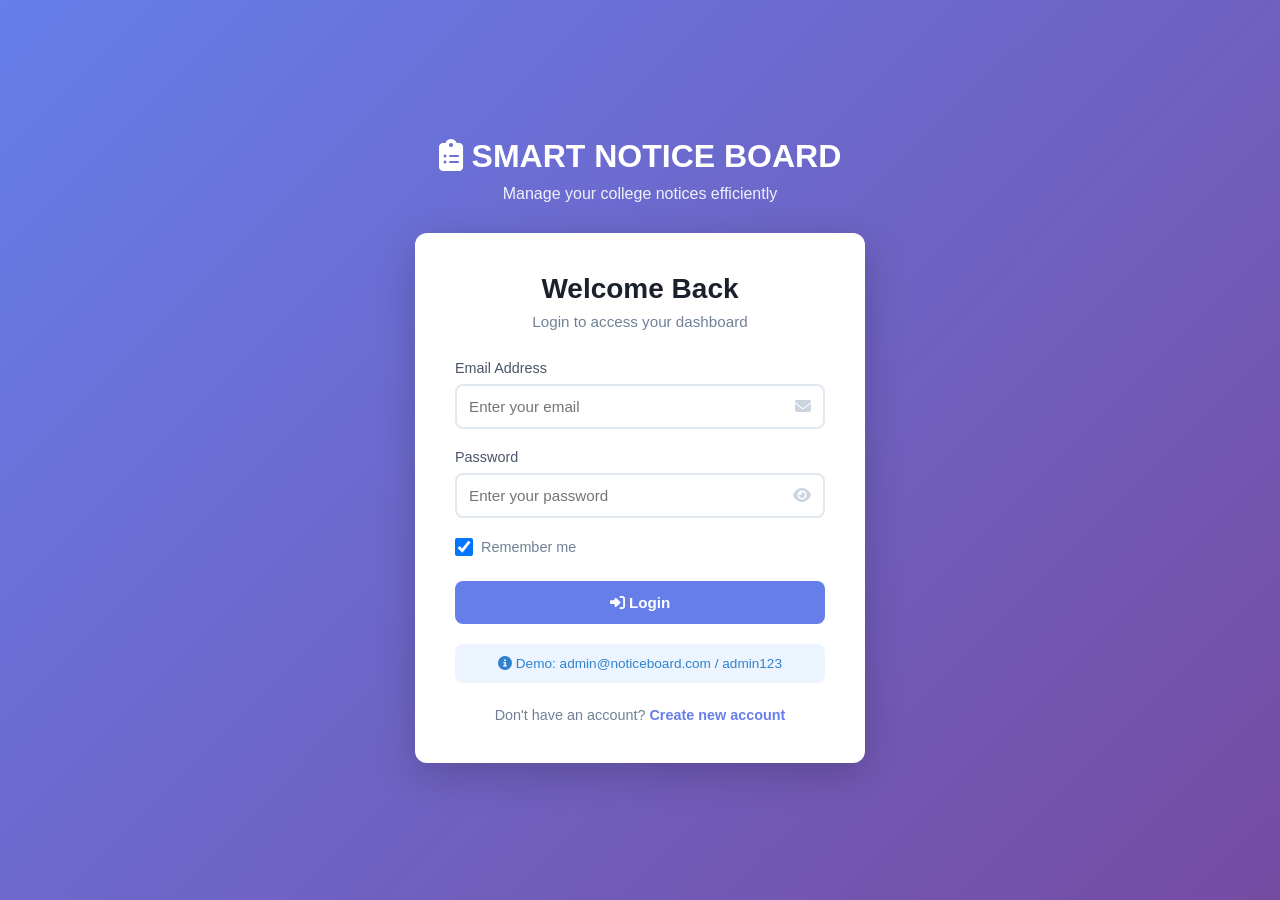
<file: src/main/resources/static/manage-notices.html>
<!DOCTYPE html>
<html lang="en">
<head>
  <meta charset="UTF-8">
  <meta name="viewport" content="width=device-width, initial-scale=1.0">
  <meta name="description" content="Manage all notices on Smart Notice Board">
  <title>Manage Notices — Smart Notice Board</title>
  <!-- Font Awesome Icons -->
  <link rel="stylesheet" href="https://cdnjs.cloudflare.com/ajax/libs/font-awesome/6.5.1/css/all.min.css">
  <!-- Custom CSS -->
  <link rel="stylesheet" href="css/styles.css">
  <style>
    /* ── Filter Row ── */
    .filter-row {
      display: flex;
      align-items: center;
      justify-content: space-between;
      flex-wrap: wrap;
      gap: 14px;
      margin-bottom: 20px;
    }
    .filter-row .filter-left {
      display: flex;
      align-items: center;
      gap: 14px;
      flex-wrap: wrap;
    }
    .filter-row .filter-left span {
      font-size: 0.9rem;
      color: var(--gray-600);
      font-weight: 500;
    }
    .filter-row select {
      padding: 8px 14px;
      border: 2px solid var(--gray-200);
      border-radius: var(--border-radius-sm);
      font-size: 0.85rem;
      color: var(--gray-700);
      background: #fff;
      transition: var(--transition);
      min-width: 140px;
      appearance: none;
      background-image: url("data:image/svg+xml,%3Csvg xmlns='http://www.w3.org/2000/svg' width='12' height='12' viewBox='0 0 12 12'%3E%3Cpath fill='%2394a3b8' d='M6 8.825L.35 3.175l.7-.7L6 7.425l4.95-4.95.7.7z'/%3E%3C/svg%3E");
      background-repeat: no-repeat;
      background-position: right 12px center;
      padding-right: 34px;
    }
    .filter-row select:focus {
      border-color: var(--primary-400);
      box-shadow: 0 0 0 3px rgba(59, 130, 246, 0.1);
    }
    .filter-row .search-box input {
      min-width: 220px;
    }

    /* ── Pagination ── */
    .table-footer {
      display: flex;
      align-items: center;
      justify-content: space-between;
      padding: 16px 20px;
      border-top: 1px solid var(--gray-200);
      flex-wrap: wrap;
      gap: 12px;
    }
    .table-footer .showing-text {
      font-size: 0.85rem;
      color: var(--gray-500);
    }
    .pagination {
      display: flex;
      align-items: center;
      gap: 4px;
    }
    .pagination button {
      padding: 6px 12px;
      border: 1px solid var(--gray-200);
      background: #fff;
      border-radius: 6px;
      font-size: 0.82rem;
      color: var(--gray-600);
      cursor: pointer;
      transition: var(--transition);
      font-weight: 500;
    }
    .pagination button:hover {
      background: var(--primary-50);
      border-color: var(--primary-300);
      color: var(--primary-700);
    }
    .pagination button.active {
      background: var(--primary-600);
      color: #fff;
      border-color: var(--primary-600);
    }
    .pagination button:disabled {
      opacity: 0.4;
      cursor: not-allowed;
    }

    /* ── Sortable header ── */
    .data-table thead th.sortable {
      cursor: pointer;
      user-select: none;
    }
    .data-table thead th.sortable:hover {
      background: rgba(255,255,255,0.1);
    }
    .data-table thead th .sort-icon {
      margin-left: 6px;
      font-size: 0.7rem;
      opacity: 0.6;
    }

    @media (max-width: 768px) {
      .filter-row {
        flex-direction: column;
        align-items: stretch;
      }
      .filter-row .filter-left {
        flex-direction: column;
      }
      .filter-row select {
        width: 100%;
      }
    }
  </style>
</head>
<body>

  <!-- ─── TOP NAVBAR ─── -->
  <nav class="navbar" id="topNavbar">
    <div class="navbar-brand">
      <button class="menu-toggle" aria-label="Toggle Menu">
        <i class="fas fa-bars"></i>
      </button>
      <div class="brand-icon">
        <i class="fas fa-clipboard-list"></i>
      </div>
      <h1>SMART <span>NOTICE BOARD</span></h1>
    </div>
    <div class="navbar-right">
      <span class="navbar-welcome">Welcome, <strong>Admin</strong> <i class="fas fa-caret-down"></i></span>
      <div class="navbar-profile">
        <div class="profile-avatar" title="Admin">A</div>
        <button class="btn-logout" onclick="logout()" id="logoutBtn">
          <i class="fas fa-sign-out-alt"></i>
          <span>Logout</span>
        </button>
      </div>
    </div>
  </nav>

  <!-- ─── LEFT SIDEBAR ─── -->
  <aside class="sidebar" id="sidebar">
    <nav class="sidebar-nav">
      <a href="dashboard.html" class="sidebar-link" id="navDashboard">
        <i class="fas fa-home"></i> Dashboard
      </a>
      <a href="create-notice.html" class="sidebar-link" id="navCreateNotice">
        <i class="fas fa-plus-square"></i> Create Notice
      </a>
      <a href="manage-notices.html" class="sidebar-link active" id="navManageNotices">
        <i class="fas fa-th-list"></i> Manage Notices
      </a>
      <a href="categories.html" class="sidebar-link" id="navCategories">
        <i class="fas fa-folder"></i> Categories
      </a>
      <div class="sidebar-divider"></div>
      <a href="#" class="sidebar-link" id="navSettings">
        <i class="fas fa-cog"></i> Settings
      </a>
    </nav>
  </aside>
  <div class="sidebar-overlay" id="sidebarOverlay"></div>

  <!-- ─── MAIN CONTENT ─── -->
  <main class="main-content">

    <!-- Page Header + Add Button -->
    <div class="toolbar fade-in" style="margin-bottom:16px;">
      <div class="page-header" style="margin-bottom:0;">
        <h2><i class="fas fa-th-list" style="color:var(--primary-500);margin-right:10px;"></i>Manage Notices</h2>
      </div>
      <a href="create-notice.html" class="btn btn-success" id="addNewNoticeBtn">
        <i class="fas fa-plus"></i> Add Category
      </a>
    </div>

    <!-- Filter Row -->
    <div class="filter-row fade-in">
      <div class="filter-left">
        <span id="entryCount">There are 8 entries</span>
        <select id="filterCategory" onchange="applyFilters()">
          <option value="">Category ▾</option>
        </select>
        <select id="filterPriority" onchange="applyFilters()">
          <option value="">Priority ▾</option>
          <option value="High">High</option>
          <option value="Medium">Medium</option>
          <option value="Low">Low</option>
        </select>
        <select id="filterStatus" onchange="applyFilters()">
          <option value="">Status ▾</option>
          <option value="Active">Active</option>
          <option value="Expired">Expired</option>
          <option value="Draft">Draft</option>
        </select>
      </div>
      <div class="search-box">
        <i class="fas fa-search"></i>
        <input type="text" id="searchNotices" placeholder="Search Notices..." oninput="applyFilters()">
      </div>
    </div>

    <!-- Notices Table Card -->
    <div class="card fade-in">
      <div class="card-body" style="padding:0;">
        <div class="table-container">
          <table class="data-table" id="noticesTable">
            <thead>
              <tr>
                <th class="sortable" onclick="sortTable('title')">Title <i class="fas fa-sort sort-icon"></i></th>
                <th class="sortable" onclick="sortTable('category')">Category <i class="fas fa-sort sort-icon"></i></th>
                <th class="sortable" onclick="sortTable('priority')">Priority <i class="fas fa-sort sort-icon"></i></th>
                <th class="sortable" onclick="sortTable('date')">Expiry Date <i class="fas fa-sort sort-icon"></i></th>
                <th class="sortable" onclick="sortTable('status')">Status <i class="fas fa-sort sort-icon"></i></th>
                <th>Actions</th>
              </tr>
            </thead>
            <tbody id="noticesTableBody">
              <!-- Populated by JS -->
            </tbody>
          </table>
        </div>
        <!-- Pagination Footer -->
        <div class="table-footer">
          <span class="showing-text" id="showingText">Showing 1 to 8 of 8 entries</span>
          <div class="pagination" id="pagination">
            <button disabled>&laquo;</button>
            <button class="active">1</button>
            <button>Next &rsaquo;</button>
          </div>
        </div>
      </div>
    </div>

  </main>

  <!-- ─── EDIT NOTICE MODAL ─── -->
  <div class="modal-overlay" id="editModal">
    <div class="modal">
      <div class="modal-header">
        <h3><i class="fas fa-pen" style="color:var(--primary-500);margin-right:8px;"></i>Edit Notice</h3>
        <button class="modal-close" onclick="closeEditModal()" id="closeModalBtn">
          <i class="fas fa-times"></i>
        </button>
      </div>
      <form id="editNoticeForm">
        <input type="hidden" id="editNoticeId">

        <div class="form-group">
          <label for="editNoticeTitle"><i class="fas fa-heading"></i> Title</label>
          <input type="text" id="editNoticeTitle" class="form-control" required>
        </div>

        <div class="form-group">
          <label for="editNoticeDescription"><i class="fas fa-align-left"></i> Description</label>
          <textarea id="editNoticeDescription" class="form-control" required></textarea>
        </div>

        <div class="form-row">
          <div class="form-group">
            <label for="editNoticeCategory"><i class="fas fa-folder"></i> Category</label>
            <select id="editNoticeCategory" class="form-control" required>
              <option value="">Select Category</option>
            </select>
          </div>
          <div class="form-group">
            <label for="editNoticePriority"><i class="fas fa-flag"></i> Priority</label>
            <select id="editNoticePriority" class="form-control" required>
              <option value="High">High</option>
              <option value="Medium">Medium</option>
              <option value="Low">Low</option>
            </select>
          </div>
        </div>

        <div class="form-group">
          <label for="editNoticeStatus"><i class="fas fa-toggle-on"></i> Status</label>
          <select id="editNoticeStatus" class="form-control" required>
            <option value="Active">Active</option>
            <option value="Draft">Draft</option>
            <option value="Expired">Expired</option>
          </select>
        </div>

        <div class="modal-footer">
          <button type="button" class="btn btn-outline" onclick="closeEditModal()" id="cancelEditBtn">Cancel</button>
          <button type="submit" class="btn btn-primary" id="saveEditBtn">
            <i class="fas fa-save"></i> Save Changes
          </button>
        </div>
      </form>
    </div>
  </div>

  <!-- JavaScript -->
  <script src="js/app-backend.js"></script>
  <script>
    let allNotices = []; // Store all notices for filtering

    // ── Populate filter dropdowns ──
    document.addEventListener('DOMContentLoaded', async () => {
      const filterCat = document.getElementById('filterCategory');
      if (filterCat) {
        try {
          const response = await apiCall('/categories');
          if (response.status === 'SUCCESS') {
            response.data.forEach(cat => {
              const opt = document.createElement('option');
              opt.value = cat.name;
              opt.textContent = cat.name;
              filterCat.appendChild(opt);
            });
          }
        } catch (error) {
          console.error('Failed to load categories:', error);
        }
      }
      
      // Load all notices initially
      await loadAllNotices();
    });

    // Load all notices from backend
    async function loadAllNotices() {
      try {
        const response = await apiCall('/notices');
        if (response.status === 'SUCCESS') {
          allNotices = response.data;
          applyFilters();
        }
      } catch (error) {
        console.error('Failed to load notices:', error);
        const tableBody = document.getElementById('noticesTableBody');
        if (tableBody) {
          tableBody.innerHTML = `
            <tr><td colspan="6" style="text-align:center;padding:40px;color:var(--error);">
              <i class="fas fa-exclamation-triangle" style="font-size:2rem;display:block;margin-bottom:10px;"></i>
              Failed to load notices
            </td></tr>`;
        }
      }
    }

    function updateEntryCount(count) {
      const el = document.getElementById('entryCount');
      if (el) {
        el.textContent = `There are ${count} entries`;
      }
      const showEl = document.getElementById('showingText');
      if (showEl) {
        showEl.textContent = `Showing 1 to ${count} of ${count} entries`;
      }
    }

    // ── Combined filter function ──
    function applyFilters() {
      const search   = (document.getElementById('searchNotices').value || '').toLowerCase();
      const catFilter = document.getElementById('filterCategory').value;
      const priFilter = document.getElementById('filterPriority').value;
      const staFilter = document.getElementById('filterStatus').value;

      const tableBody = document.getElementById('noticesTableBody');
      if (!tableBody) return;

      let notices = [...allNotices]; // Create a copy

      // Apply filters
      if (search) {
        notices = notices.filter(n =>
          n.title.toLowerCase().includes(search) ||
          n.category.toLowerCase().includes(search) ||
          n.description.toLowerCase().includes(search)
        );
      }
      if (catFilter) {
        notices = notices.filter(n => n.category === catFilter);
      }
      if (priFilter) {
        notices = notices.filter(n => n.priority === priFilter);
      }
      if (staFilter) {
        notices = notices.filter(n => n.status === staFilter);
      }

      // Render filtered results
      if (notices.length === 0) {
        tableBody.innerHTML = `
          <tr><td colspan="6" style="text-align:center;padding:40px;color:var(--gray-400);">
            <i class="fas fa-inbox" style="font-size:2rem;display:block;margin-bottom:10px;"></i>
            No notices found
          </td></tr>`;
        updateEntryCount(0);
      } else {
        tableBody.innerHTML = notices.map((n, i) => `
          <tr class="fade-in fade-in-delay-${(i % 4) + 1}">
            <td><strong>${n.title}</strong></td>
            <td>${n.category}</td>
            <td><span class="badge badge-${n.priority.toLowerCase()}">${n.priority}</span></td>
            <td>${n.createdAt ? new Date(n.createdAt).toLocaleDateString() : 'N/A'}</td>
            <td><span class="badge badge-${n.status.toLowerCase()}">${n.status}</span></td>
            <td>
              <div class="table-actions">
                <button class="btn-icon edit" onclick="editNotice('${n.id}')" title="Edit"><i class="fas fa-pen"></i></button>
                <button class="btn-icon delete" onclick="deleteNotice('${n.id}')" title="Delete"><i class="fas fa-trash"></i></button>
              </div>
            </td>
          </tr>
        `).join('');
        updateEntryCount(notices.length);
      }
    }

    // ── Sort ──
    let currentSort = { field: '', asc: true };
    function sortTable(field) {
      if (currentSort.field === field) {
        currentSort.asc = !currentSort.asc;
      } else {
        currentSort.field = field;
        currentSort.asc = true;
      }
      
      allNotices.sort((a, b) => {
        let valA = a[field];
        let valB = b[field];
        
        // Handle date sorting
        if (field === 'date' || field === 'createdAt') {
          valA = new Date(valA || 0).getTime();
          valB = new Date(valB || 0).getTime();
        } else {
          valA = (valA || '').toString().toLowerCase();
          valB = (valB || '').toString().toLowerCase();
        }
        
        if (valA < valB) return currentSort.asc ? -1 : 1;
        if (valA > valB) return currentSort.asc ? 1 : -1;
        return 0;
      });
      
      applyFilters();
    }

    // Override the global deleteNotice to reload after delete
    const originalDeleteNotice = window.deleteNotice;
    window.deleteNotice = async function(id) {
      const notice = allNotices.find(n => n.id === id);
      if (!notice) return;
      
      showConfirmDialog({
        title: 'Delete Notice?',
        message: `Are you sure you want to delete <strong>"${notice.title}"</strong>? This action cannot be undone.`,
        confirmText: 'Yes, Delete',
        cancelText: 'Cancel',
        type: 'danger',
        onConfirm: async () => {
          try {
            await apiCall(`/notices/${id}`, 'DELETE');
            showToast('Notice deleted successfully!', 'success');
            await loadAllNotices(); // Reload all notices
          } catch (error) {
            // Error already shown by apiCall
          }
        }
      });
    };

    // Override editNotice to reload after edit
    const originalEditNotice = window.editNotice;
    window.editNotice = async function(id) {
      try {
        const response = await apiCall(`/notices/${id}`);
        if (response.status === 'SUCCESS') {
          const notice = response.data;
          
          document.getElementById('editNoticeId').value = notice.id;
          document.getElementById('editNoticeTitle').value = notice.title;
          document.getElementById('editNoticeDescription').value = notice.description;
          document.getElementById('editNoticePriority').value = notice.priority;
          document.getElementById('editNoticeStatus').value = notice.status;

          // Populate category dropdown
          const catSelect = document.getElementById('editNoticeCategory');
          const catResponse = await apiCall('/categories');
          if (catResponse.status === 'SUCCESS') {
            catSelect.innerHTML = '<option value="">Select Category</option>';
            catResponse.data.forEach(cat => {
              const opt = document.createElement('option');
              opt.value = cat.name;
              opt.textContent = cat.name;
              if (cat.name === notice.category) opt.selected = true;
              catSelect.appendChild(opt);
            });
          }

          document.getElementById('editModal').classList.add('active');
        }
      } catch (error) {
        showToast('Failed to load notice', 'error');
      }
    };

    // Override form submit to reload after edit
    document.addEventListener('DOMContentLoaded', () => {
      const form = document.getElementById('editNoticeForm');
      if (form) {
        form.addEventListener('submit', async (e) => {
          e.preventDefault();
          const id = document.getElementById('editNoticeId').value;
          const title = document.getElementById('editNoticeTitle').value.trim();
          const description = document.getElementById('editNoticeDescription').value.trim();
          const category = document.getElementById('editNoticeCategory').value;
          const priority = document.getElementById('editNoticePriority').value;
          const status = document.getElementById('editNoticeStatus').value;

          try {
            const response = await apiCall(`/notices/${id}`, 'PUT', {
              title,
              description,
              category,
              priority,
              status
            });
            
            if (response.status === 'SUCCESS') {
              showToast('Notice updated successfully!', 'success');
              closeEditModal();
              await loadAllNotices(); // Reload all notices
            }
          } catch (error) {
            // Error already shown by apiCall
          }
        });
      }
    });
  </script>
</body>
</html>
</file>
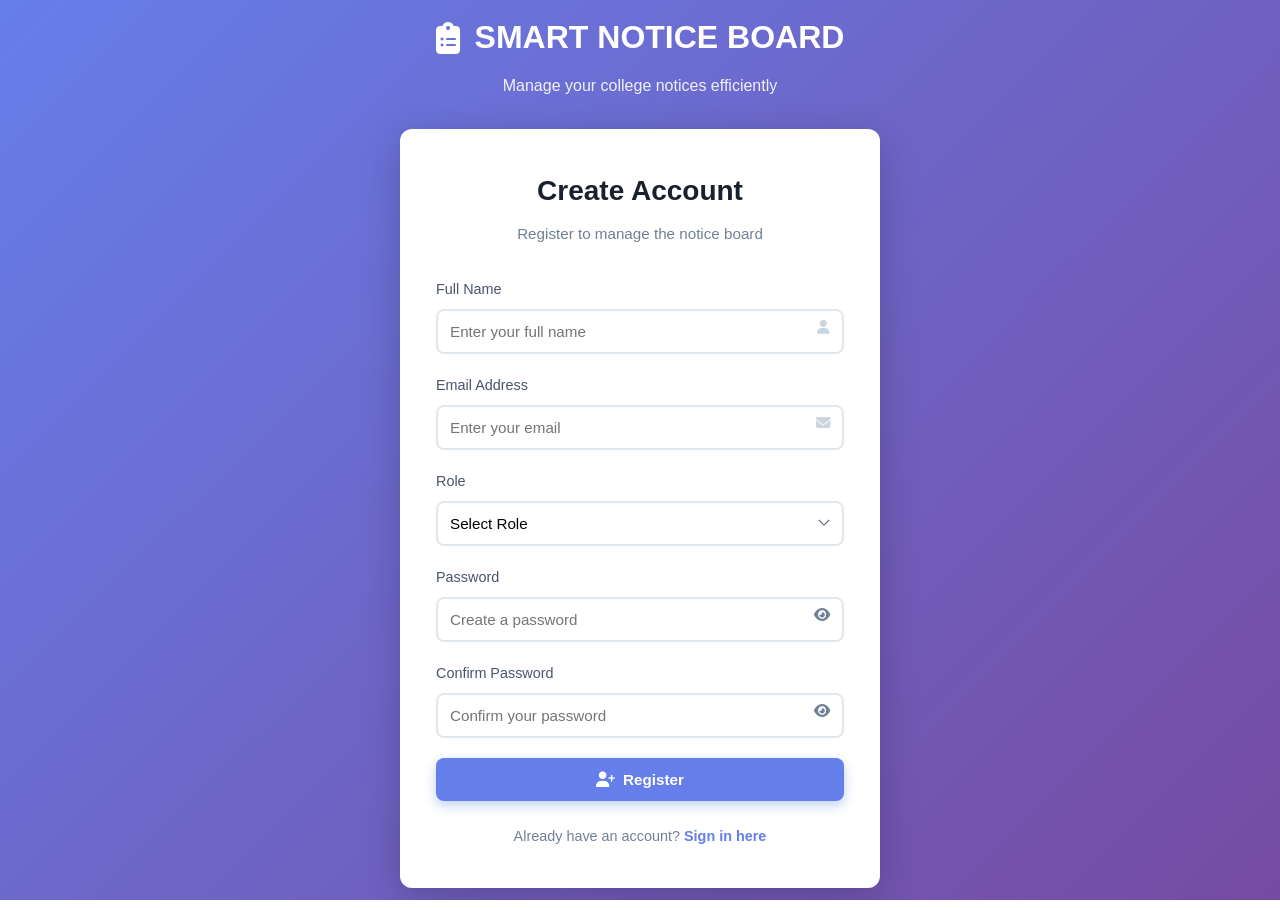
<file: src/main/resources/static/register.html>
<!DOCTYPE html>
<html lang="en">
<head>
  <meta charset="UTF-8">
  <meta name="viewport" content="width=device-width, initial-scale=1.0">
  <meta name="description" content="Register for Smart Notice Board Admin Dashboard">
  <title>Register — Smart Notice Board</title>
  <link rel="stylesheet" href="https://cdnjs.cloudflare.com/ajax/libs/font-awesome/6.5.1/css/all.min.css">
  <link rel="stylesheet" href="css/styles.css">
  <style>
    * {
      margin: 0;
      padding: 0;
      box-sizing: border-box;
    }

    html, body {
      height: 100%;
      width: 100%;
      overflow-x: hidden;
    }

    body {
      background: linear-gradient(135deg, #667eea 0%, #764ba2 100%);
      min-height: 100vh;
      display: flex;
      align-items: center;
      justify-content: center;
      padding: 20px;
      font-family: -apple-system, BlinkMacSystemFont, 'Segoe UI', Roboto, 'Helvetica Neue', Arial, sans-serif;
    }
    
    .auth-container {
      width: 100%;
      max-width: 480px;
      margin: 0 auto;
    }
    
    .auth-header {
      text-align: center;
      margin-bottom: 30px;
      color: white;
    }
    
    .auth-header h1 {
      font-size: 2rem;
      margin-bottom: 10px;
      display: flex;
      align-items: center;
      justify-content: center;
      gap: 15px;
      font-weight: 700;
    }
    
    .auth-header p {
      font-size: 1rem;
      opacity: 0.9;
    }
    
    .auth-panel {
      background: #fff;
      border-radius: 12px;
      box-shadow: 0 10px 40px rgba(0,0,0,0.2);
      padding: 40px 36px;
    }
    
    .auth-panel h2 {
      font-size: 1.75rem;
      font-weight: 700;
      color: #1a202c;
      margin-bottom: 8px;
      text-align: center;
    }
    
    .auth-panel .auth-subtitle {
      font-size: 0.95rem;
      color: #718096;
      margin-bottom: 32px;
      text-align: center;
    }
    
    .auth-panel .input-wrapper {
      position: relative;
      margin-bottom: 20px;
    }
    
    .auth-panel .input-wrapper label {
      display: block;
      margin-bottom: 8px;
      color: #4a5568;
      font-weight: 500;
      font-size: 0.9rem;
    }
    
    .auth-panel .input-wrapper input,
    .auth-panel .input-wrapper select {
      width: 100%;
      padding: 12px 40px 12px 12px;
      border: 2px solid #e2e8f0;
      border-radius: 8px;
      font-size: 0.95rem;
      transition: all 0.3s;
      background: white;
    }

    .auth-panel .input-wrapper select {
      padding: 12px;
      cursor: pointer;
      appearance: none;
      background-image: url("data:image/svg+xml,%3Csvg xmlns='http://www.w3.org/2000/svg' width='12' height='12' viewBox='0 0 12 12'%3E%3Cpath fill='%234a5568' d='M6 8.825L.35 3.175l.7-.7L6 7.425l4.95-4.95.7.7z'/%3E%3C/svg%3E");
      background-repeat: no-repeat;
      background-position: right 12px center;
      padding-right: 36px;
    }
    
    .auth-panel .input-wrapper input:focus,
    .auth-panel .input-wrapper select:focus {
      border-color: #667eea;
      box-shadow: 0 0 0 3px rgba(102, 126, 234, 0.1);
      outline: none;
    }
    
    .auth-panel .input-wrapper .field-icon {
      position: absolute;
      right: 14px;
      top: 42px;
      color: #cbd5e0;
      font-size: 0.9rem;
      pointer-events: none;
    }

    .auth-panel .input-wrapper .toggle-password {
      position: absolute;
      right: 14px;
      top: 42px;
      color: #718096;
      font-size: 0.9rem;
      cursor: pointer;
      transition: color 0.3s;
      z-index: 10;
    }

    .auth-panel .input-wrapper .toggle-password:hover {
      color: #667eea;
    }
    
    .auth-panel .btn-primary {
      width: 100%;
      display: flex;
      align-items: center;
      justify-content: center;
      gap: 8px;
      padding: 13px;
      font-size: 0.95rem;
      margin-top: 10px;
      background: #667eea;
      border: none;
      border-radius: 8px;
      color: white;
      font-weight: 600;
      cursor: pointer;
      transition: all 0.3s;
    }
    
    .auth-panel .btn-primary:hover {
      background: #5568d3;
      transform: translateY(-2px);
      box-shadow: 0 5px 15px rgba(102, 126, 234, 0.3);
    }

    .auth-footer {
      margin-top: 24px;
      text-align: center;
      font-size: 0.9rem;
      color: #718096;
    }

    .auth-footer a {
      color: #667eea;
      font-weight: 600;
      text-decoration: none;
      transition: color 0.3s;
    }

    .auth-footer a:hover {
      color: #5568d3;
      text-decoration: underline;
    }

    @media (max-width: 640px) {
      .auth-header h1 {
        font-size: 1.5rem;
      }
      
      .auth-panel {
        padding: 30px 24px;
      }
    }
  </style>
</head>
<body>

  <div class="auth-container">
    <!-- Header -->
    <div class="auth-header">
      <h1>
        <i class="fas fa-clipboard-list"></i>
        SMART NOTICE BOARD
      </h1>
      <p>Manage your college notices efficiently</p>
    </div>

    <!-- Registration Panel -->
    <div class="auth-panel">
      <h2>Create Account</h2>
      <p class="auth-subtitle">Register to manage the notice board</p>

      <form id="registerForm" autocomplete="off">
        <div class="input-wrapper">
          <label for="regName">Full Name</label>
          <input type="text" id="regName" placeholder="Enter your full name" required>
          <i class="fas fa-user field-icon"></i>
        </div>

        <div class="input-wrapper">
          <label for="regEmail">Email Address</label>
          <input type="email" id="regEmail" placeholder="Enter your email" required>
          <i class="fas fa-envelope field-icon"></i>
        </div>

        <div class="input-wrapper">
          <label for="regRole">Role</label>
          <select id="regRole" required>
            <option value="">Select Role</option>
            <option value="ADMIN">Admin</option>
            <option value="STUDENT">Student</option>
          </select>
        </div>

        <div class="input-wrapper">
          <label for="regPassword">Password</label>
          <input type="password" id="regPassword" placeholder="Create a password" required minlength="6">
          <i class="fas fa-eye toggle-password" id="toggleRegPassword"></i>
        </div>

        <div class="input-wrapper">
          <label for="regConfirm">Confirm Password</label>
          <input type="password" id="regConfirm" placeholder="Confirm your password" required>
          <i class="fas fa-eye toggle-password" id="toggleRegConfirm"></i>
        </div>

        <button type="submit" class="btn btn-primary">
          <i class="fas fa-user-plus"></i> Register
        </button>
      </form>

      <!-- Login Link -->
      <div class="auth-footer">
        Already have an account? <a href="login.html">Sign in here</a>
      </div>
    </div>
  </div>

  <!-- JavaScript -->
  <script src="js/app-backend.js"></script>
  <script>
    // Password visibility toggles
    const toggleRegPassword = document.getElementById('toggleRegPassword');
    const toggleRegConfirm = document.getElementById('toggleRegConfirm');

    if (toggleRegPassword) {
      toggleRegPassword.addEventListener('click', function() {
        const passwordInput = document.getElementById('regPassword');
        const icon = this;
        
        if (passwordInput.type === 'password') {
          passwordInput.type = 'text';
          icon.classList.remove('fa-eye');
          icon.classList.add('fa-eye-slash');
        } else {
          passwordInput.type = 'password';
          icon.classList.remove('fa-eye-slash');
          icon.classList.add('fa-eye');
        }
      });
    }

    if (toggleRegConfirm) {
      toggleRegConfirm.addEventListener('click', function() {
        const passwordInput = document.getElementById('regConfirm');
        const icon = this;
        
        if (passwordInput.type === 'password') {
          passwordInput.type = 'text';
          icon.classList.remove('fa-eye');
          icon.classList.add('fa-eye-slash');
        } else {
          passwordInput.type = 'password';
          icon.classList.remove('fa-eye-slash');
          icon.classList.add('fa-eye');
        }
      });
    }
  </script>
</body>
</html>
</file>
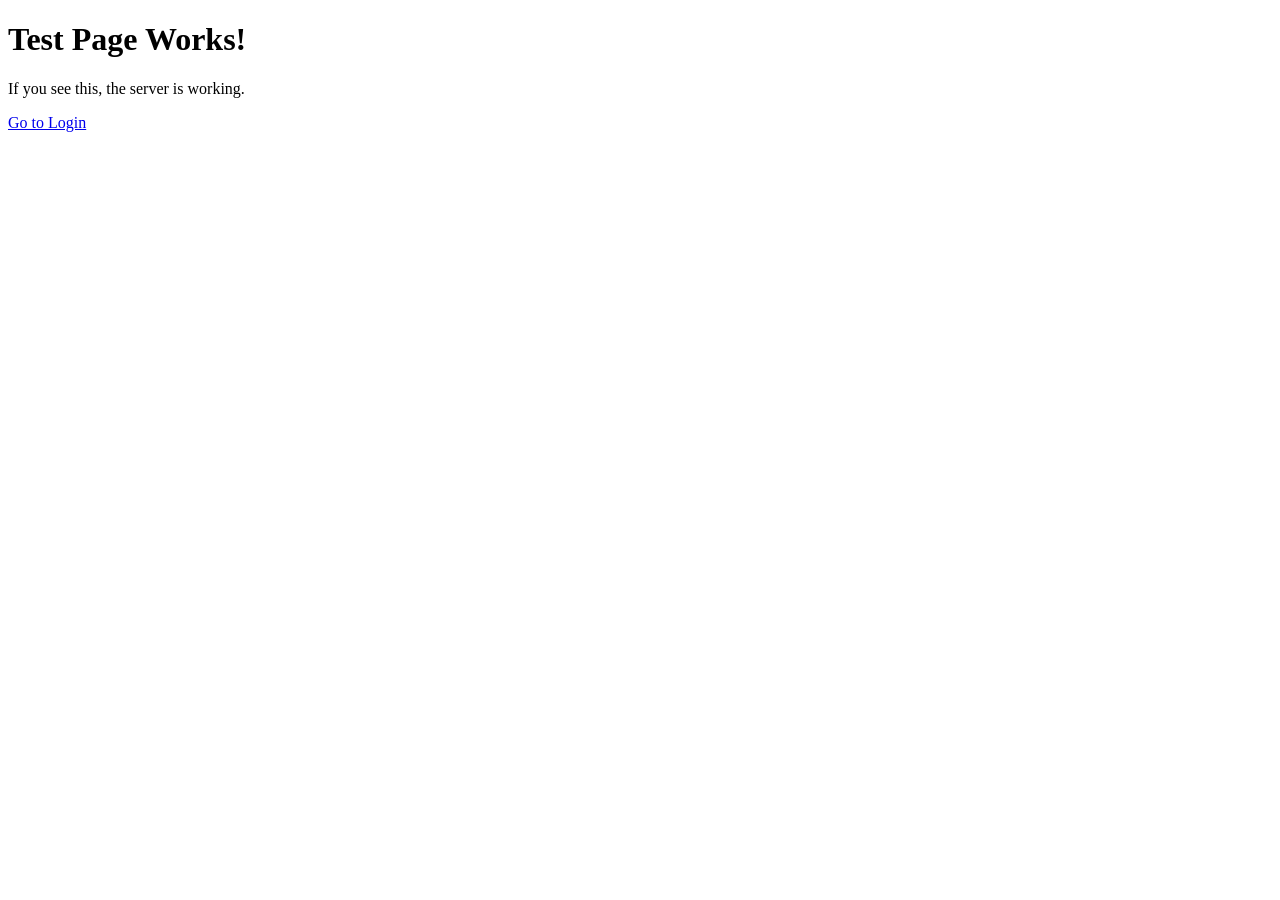
<file: src/main/resources/static/test.html>
<!DOCTYPE html>
<html>
<head>
    <title>Test Page</title>
</head>
<body>
    <h1>Test Page Works!</h1>
    <p>If you see this, the server is working.</p>
    <a href="login.html">Go to Login</a>
</body>
</html>
</file>
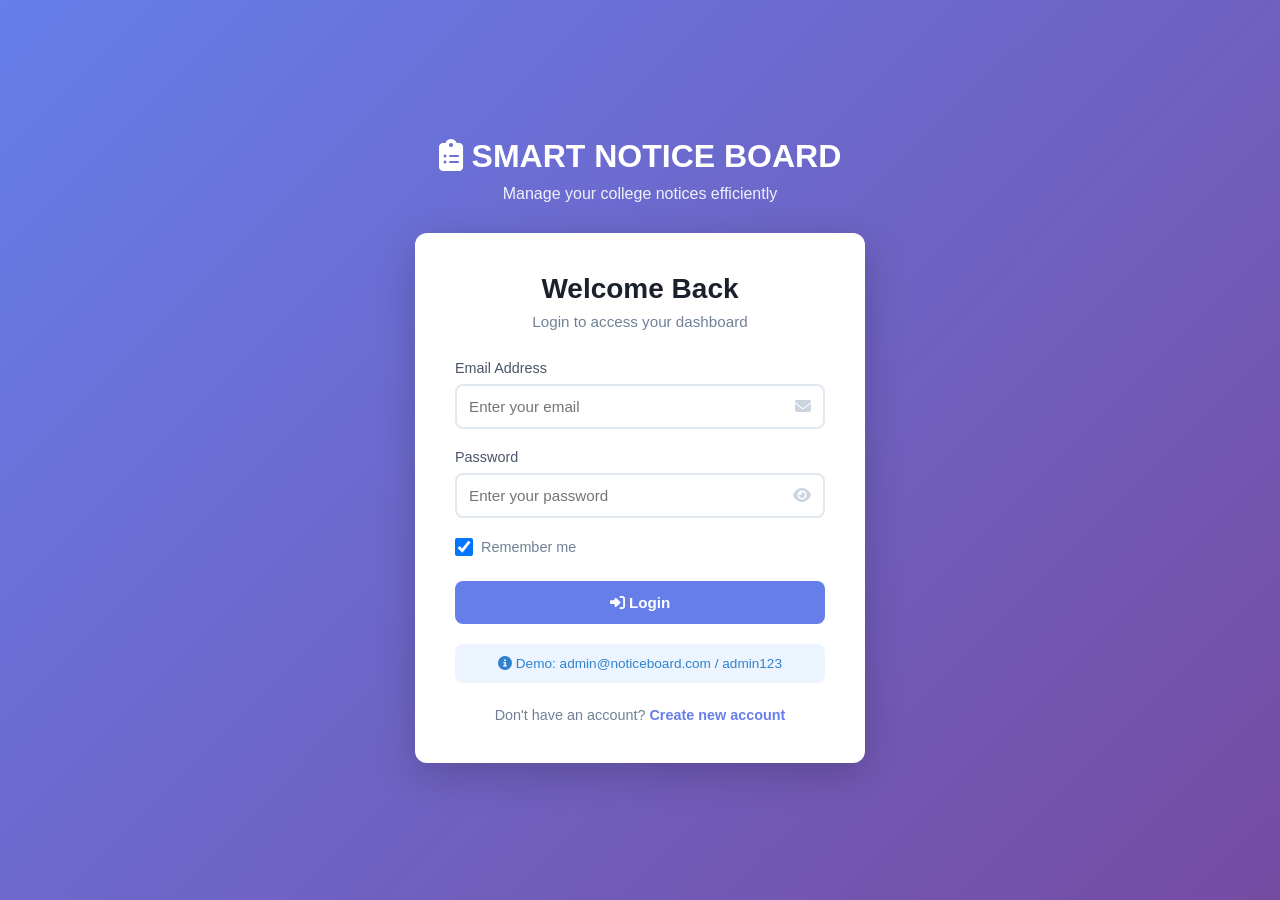
<file: src/main/resources/static/welcome.html>
<!DOCTYPE html>
<html lang="en">
<head>
  <meta charset="UTF-8">
  <meta name="viewport" content="width=device-width, initial-scale=1.0">
  <title>Smart Notice Board</title>
  <script>
    // Immediate redirect to login page
    window.location.replace('login.html');
  </script>
</head>
<body>
  <p>Redirecting to login...</p>
</body>
</html>
</file>
<file: src/main/resources/static/css/styles.css>
/* ============================================
   SMART NOTICE BOARD — Master Stylesheet
   ============================================ */

/* ---------- Google Fonts ---------- */
@import url('https://fonts.googleapis.com/css2?family=Inter:wght@300;400;500;600;700;800&display=swap');

/* ---------- CSS Variables ---------- */
:root {
  /* Primary Blue Palette */
  --primary-50:  #eff6ff;
  --primary-100: #dbeafe;
  --primary-200: #bfdbfe;
  --primary-300: #93c5fd;
  --primary-400: #60a5fa;
  --primary-500: #3b82f6;
  --primary-600: #2563eb;
  --primary-700: #1d4ed8;
  --primary-800: #1e40af;
  --primary-900: #1e3a8a;
  --primary-950: #172554;

  /* Neutrals */
  --gray-50:  #f8fafc;
  --gray-100: #f1f5f9;
  --gray-200: #e2e8f0;
  --gray-300: #cbd5e1;
  --gray-400: #94a3b8;
  --gray-500: #64748b;
  --gray-600: #475569;
  --gray-700: #334155;
  --gray-800: #1e293b;
  --gray-900: #0f172a;

  /* Accent Colors */
  --success: #22c55e;
  --success-light: #dcfce7;
  --warning: #f59e0b;
  --warning-light: #fef3c7;
  --danger:  #ef4444;
  --danger-light: #fee2e2;
  --info:    #06b6d4;
  --info-light: #cffafe;

  /* Layout */
  --sidebar-width: 250px;
  --sidebar-collapsed: 70px;
  --navbar-height: 65px;
  --border-radius: 12px;
  --border-radius-sm: 8px;
  --border-radius-lg: 16px;

  /* Shadows */
  --shadow-sm: 0 1px 3px rgba(0,0,0,0.08);
  --shadow-md: 0 4px 12px rgba(0,0,0,0.1);
  --shadow-lg: 0 10px 30px rgba(0,0,0,0.12);
  --shadow-xl: 0 20px 50px rgba(0,0,0,0.15);

  /* Transitions */
  --transition: all 0.3s cubic-bezier(0.4, 0, 0.2, 1);
}

/* ---------- Reset & Base ---------- */
*,
*::before,
*::after {
  margin: 0;
  padding: 0;
  box-sizing: border-box;
}

html {
  scroll-behavior: smooth;
}

body {
  font-family: 'Inter', -apple-system, BlinkMacSystemFont, sans-serif;
  background: var(--gray-100);
  color: var(--gray-800);
  line-height: 1.6;
  overflow-x: hidden;
  -webkit-font-smoothing: antialiased;
}

a {
  text-decoration: none;
  color: inherit;
}

ul { list-style: none; }

img { max-width: 100%; }

button {
  cursor: pointer;
  border: none;
  outline: none;
  font-family: inherit;
}

input, select, textarea {
  font-family: inherit;
  outline: none;
}

/* ============================================
   TOP NAVBAR
   ============================================ */
.navbar {
  position: fixed;
  top: 0;
  left: 0;
  right: 0;
  height: var(--navbar-height);
  background: linear-gradient(135deg, var(--primary-900) 0%, var(--primary-800) 100%);
  display: flex;
  align-items: center;
  justify-content: space-between;
  padding: 0 24px;
  z-index: 1000;
  box-shadow: 0 2px 20px rgba(0,0,0,0.2);
}

.navbar-brand {
  display: flex;
  align-items: center;
  gap: 12px;
}

.navbar-brand .brand-icon {
  width: 42px;
  height: 42px;
  background: linear-gradient(135deg, var(--warning), #f97316);
  border-radius: 10px;
  display: flex;
  align-items: center;
  justify-content: center;
  font-size: 20px;
  color: #fff;
  box-shadow: 0 4px 12px rgba(245, 158, 11, 0.4);
}

.navbar-brand h1 {
  color: #fff;
  font-size: 1.3rem;
  font-weight: 800;
  letter-spacing: 0.5px;
  line-height: 1.2;
}

.navbar-brand h1 span {
  display: block;
  font-size: 0.75rem;
  font-weight: 500;
  opacity: 0.85;
  letter-spacing: 1.5px;
  text-transform: uppercase;
}

.navbar-right {
  display: flex;
  align-items: center;
  gap: 20px;
}

.navbar-welcome {
  color: rgba(255,255,255,0.9);
  font-size: 0.9rem;
  font-weight: 500;
}

.navbar-welcome strong {
  color: #fff;
}

.navbar-profile {
  display: flex;
  align-items: center;
  gap: 12px;
}

.profile-avatar {
  width: 38px;
  height: 38px;
  background: linear-gradient(135deg, var(--primary-400), var(--primary-300));
  border-radius: 50%;
  display: flex;
  align-items: center;
  justify-content: center;
  color: #fff;
  font-weight: 700;
  font-size: 0.85rem;
  border: 2px solid rgba(255,255,255,0.3);
  transition: var(--transition);
}

.profile-avatar:hover {
  border-color: rgba(255,255,255,0.7);
  transform: scale(1.05);
}

.btn-logout {
  background: rgba(255,255,255,0.15);
  color: #fff;
  padding: 8px 18px;
  border-radius: var(--border-radius-sm);
  font-size: 0.85rem;
  font-weight: 500;
  transition: var(--transition);
  display: flex;
  align-items: center;
  gap: 6px;
  backdrop-filter: blur(10px);
  border: 1px solid rgba(255,255,255,0.15);
}

.btn-logout:hover {
  background: rgba(255,255,255,0.25);
  transform: translateY(-1px);
}

/* Mobile menu toggle */
.menu-toggle {
  display: none;
  background: none;
  color: #fff;
  font-size: 1.5rem;
  padding: 5px;
}

/* ============================================
   LEFT SIDEBAR
   ============================================ */
.sidebar {
  position: fixed;
  top: var(--navbar-height);
  left: 0;
  width: var(--sidebar-width);
  height: calc(100vh - var(--navbar-height));
  background: linear-gradient(180deg, var(--primary-800) 0%, var(--primary-900) 100%);
  padding: 20px 0;
  z-index: 999;
  overflow-y: auto;
  transition: var(--transition);
  box-shadow: 2px 0 20px rgba(0,0,0,0.1);
}

.sidebar-nav {
  display: flex;
  flex-direction: column;
  gap: 4px;
  padding: 0 12px;
}

.sidebar-link {
  display: flex;
  align-items: center;
  gap: 14px;
  padding: 13px 18px;
  color: rgba(255,255,255,0.75);
  border-radius: var(--border-radius-sm);
  font-size: 0.92rem;
  font-weight: 500;
  transition: var(--transition);
  position: relative;
}

.sidebar-link i {
  font-size: 1.15rem;
  width: 22px;
  text-align: center;
}

.sidebar-link:hover {
  background: rgba(255,255,255,0.1);
  color: #fff;
  transform: translateX(4px);
}

.sidebar-link.active {
  background: rgba(255,255,255,0.18);
  color: #fff;
  font-weight: 600;
  box-shadow: 0 2px 8px rgba(0,0,0,0.15);
}

.sidebar-link.active::before {
  content: '';
  position: absolute;
  left: -12px;
  top: 50%;
  transform: translateY(-50%);
  width: 4px;
  height: 28px;
  background: var(--warning);
  border-radius: 0 4px 4px 0;
}

.sidebar-divider {
  height: 1px;
  background: rgba(255,255,255,0.1);
  margin: 16px 20px;
}

/* ============================================
   MAIN CONTENT AREA
   ============================================ */
.main-content {
  margin-left: var(--sidebar-width);
  margin-top: var(--navbar-height);
  padding: 28px;
  min-height: calc(100vh - var(--navbar-height));
  transition: var(--transition);
}

/* ---------- Page Header ---------- */
.page-header {
  margin-bottom: 28px;
}

.page-header h2 {
  font-size: 1.6rem;
  font-weight: 700;
  color: var(--gray-900);
}

.page-header p {
  color: var(--gray-500);
  font-size: 0.92rem;
  margin-top: 4px;
}

/* ---------- Welcome Banner ---------- */
.welcome-banner {
  background: linear-gradient(135deg, var(--primary-600) 0%, var(--primary-800) 100%);
  border-radius: var(--border-radius-lg);
  padding: 32px 36px;
  color: #fff;
  display: flex;
  justify-content: space-between;
  align-items: center;
  margin-bottom: 28px;
  position: relative;
  overflow: hidden;
  box-shadow: var(--shadow-lg);
}

.welcome-banner::before {
  content: '';
  position: absolute;
  top: -60px;
  right: -60px;
  width: 200px;
  height: 200px;
  background: rgba(255,255,255,0.06);
  border-radius: 50%;
}

.welcome-banner::after {
  content: '';
  position: absolute;
  bottom: -40px;
  right: 100px;
  width: 120px;
  height: 120px;
  background: rgba(255,255,255,0.04);
  border-radius: 50%;
}

.welcome-text h2 {
  font-size: 1.65rem;
  font-weight: 700;
  margin-bottom: 8px;
}

.welcome-text p {
  opacity: 0.9;
  font-size: 1rem;
  font-weight: 400;
}

.welcome-illustration {
  font-size: 5rem;
  opacity: 0.8;
  z-index: 1;
}

/* ============================================
   STAT CARDS
   ============================================ */
.stats-grid {
  display: grid;
  grid-template-columns: repeat(auto-fit, minmax(220px, 1fr));
  gap: 20px;
  margin-bottom: 28px;
}

.stat-card {
  background: #fff;
  border-radius: var(--border-radius);
  padding: 24px;
  display: flex;
  align-items: center;
  gap: 18px;
  box-shadow: var(--shadow-sm);
  transition: var(--transition);
  border: 1px solid var(--gray-200);
  position: relative;
  overflow: hidden;
}

.stat-card::after {
  content: '';
  position: absolute;
  top: 0;
  left: 0;
  width: 4px;
  height: 100%;
  border-radius: 4px 0 0 4px;
}

.stat-card:hover {
  transform: translateY(-4px);
  box-shadow: var(--shadow-lg);
}

.stat-card .stat-icon {
  width: 52px;
  height: 52px;
  border-radius: var(--border-radius-sm);
  display: flex;
  align-items: center;
  justify-content: center;
  font-size: 1.4rem;
  flex-shrink: 0;
}

.stat-card .stat-info h3 {
  font-size: 0.82rem;
  font-weight: 500;
  color: var(--gray-500);
  text-transform: uppercase;
  letter-spacing: 0.5px;
}

.stat-card .stat-info .stat-number {
  font-size: 1.8rem;
  font-weight: 800;
  line-height: 1.2;
  margin-top: 4px;
}

/* Card color variants */
.stat-card.blue    .stat-icon { background: var(--primary-100); color: var(--primary-600); }
.stat-card.blue    .stat-number { color: var(--primary-700); }
.stat-card.blue::after { background: var(--primary-500); }

.stat-card.green   .stat-icon { background: var(--success-light); color: var(--success); }
.stat-card.green   .stat-number { color: #16a34a; }
.stat-card.green::after { background: var(--success); }

.stat-card.red     .stat-icon { background: var(--danger-light); color: var(--danger); }
.stat-card.red     .stat-number { color: var(--danger); }
.stat-card.red::after { background: var(--danger); }

.stat-card.orange  .stat-icon { background: var(--warning-light); color: var(--warning); }
.stat-card.orange  .stat-number { color: #d97706; }
.stat-card.orange::after { background: var(--warning); }

/* ============================================
   CONTENT CARDS / PANELS
   ============================================ */
.content-grid {
  display: grid;
  grid-template-columns: 1.2fr 1fr;
  gap: 24px;
  margin-bottom: 28px;
}

.card {
  background: #fff;
  border-radius: var(--border-radius);
  box-shadow: var(--shadow-sm);
  border: 1px solid var(--gray-200);
  overflow: hidden;
  transition: var(--transition);
}

.card:hover {
  box-shadow: var(--shadow-md);
}

.card-header {
  padding: 18px 24px;
  border-bottom: 1px solid var(--gray-200);
  display: flex;
  align-items: center;
  justify-content: space-between;
}

.card-header h3 {
  font-size: 1.05rem;
  font-weight: 700;
  color: var(--gray-900);
  display: flex;
  align-items: center;
  gap: 8px;
}

.card-header h3 i {
  color: var(--primary-500);
}

.card-body {
  padding: 20px 24px;
}

/* ============================================
   NOTICE LIST ITEMS (Dashboard)
   ============================================ */
.notice-list-item {
  display: flex;
  align-items: center;
  justify-content: space-between;
  padding: 14px 0;
  border-bottom: 1px solid var(--gray-100);
  transition: var(--transition);
}

.notice-list-item:last-child {
  border-bottom: none;
}

.notice-list-item:hover {
  padding-left: 8px;
}

.notice-list-item .notice-title {
  font-weight: 500;
  color: var(--gray-800);
  font-size: 0.92rem;
}

.badge {
  padding: 4px 12px;
  border-radius: 20px;
  font-size: 0.75rem;
  font-weight: 600;
  text-transform: uppercase;
  letter-spacing: 0.3px;
}

.badge-active {
  background: var(--success-light);
  color: #16a34a;
}

.badge-expired {
  background: var(--danger-light);
  color: var(--danger);
}

.badge-draft {
  background: var(--gray-200);
  color: var(--gray-600);
}

.badge-high {
  background: var(--danger-light);
  color: var(--danger);
}

.badge-medium {
  background: var(--warning-light);
  color: #b45309;
}

.badge-low {
  background: var(--primary-100);
  color: var(--primary-700);
}

/* ============================================
   QUICK ACTION BUTTONS
   ============================================ */
.quick-actions {
  display: flex;
  flex-direction: column;
  gap: 12px;
}

.quick-action-btn {
  display: flex;
  align-items: center;
  gap: 14px;
  padding: 16px 20px;
  border-radius: var(--border-radius-sm);
  font-size: 0.95rem;
  font-weight: 600;
  color: #fff;
  transition: var(--transition);
  border: none;
  text-align: left;
  width: 100%;
}

.quick-action-btn i {
  font-size: 1.1rem;
  width: 20px;
  text-align: center;
}

.quick-action-btn:hover {
  transform: translateX(6px);
  box-shadow: var(--shadow-md);
}

.quick-action-btn.btn-blue {
  background: linear-gradient(135deg, var(--primary-600), var(--primary-700));
}

.quick-action-btn.btn-green {
  background: linear-gradient(135deg, #16a34a, #15803d);
}

.quick-action-btn.btn-purple {
  background: linear-gradient(135deg, #7c3aed, #6d28d9);
}

/* ============================================
   BUTTONS
   ============================================ */
.btn {
  padding: 10px 22px;
  border-radius: var(--border-radius-sm);
  font-size: 0.9rem;
  font-weight: 600;
  transition: var(--transition);
  display: inline-flex;
  align-items: center;
  gap: 8px;
  border: none;
  cursor: pointer;
}

.btn-primary {
  background: linear-gradient(135deg, var(--primary-600), var(--primary-700));
  color: #fff;
  box-shadow: 0 4px 12px rgba(37, 99, 235, 0.3);
}

.btn-primary:hover {
  background: linear-gradient(135deg, var(--primary-700), var(--primary-800));
  transform: translateY(-2px);
  box-shadow: 0 6px 20px rgba(37, 99, 235, 0.4);
}

.btn-success {
  background: linear-gradient(135deg, var(--success), #16a34a);
  color: #fff;
}

.btn-success:hover {
  transform: translateY(-2px);
  box-shadow: 0 4px 12px rgba(34, 197, 94, 0.3);
}

.btn-danger {
  background: linear-gradient(135deg, var(--danger), #dc2626);
  color: #fff;
}

.btn-danger:hover {
  transform: translateY(-2px);
  box-shadow: 0 4px 12px rgba(239, 68, 68, 0.3);
}

.btn-outline {
  background: transparent;
  color: var(--primary-600);
  border: 2px solid var(--primary-200);
}

.btn-outline:hover {
  background: var(--primary-50);
  border-color: var(--primary-400);
}

.btn-sm {
  padding: 6px 14px;
  font-size: 0.8rem;
}

.btn-lg {
  padding: 14px 32px;
  font-size: 1rem;
}

.btn-view-all {
  background: var(--primary-600);
  color: #fff;
  padding: 10px 24px;
  border-radius: var(--border-radius-sm);
  font-size: 0.85rem;
  font-weight: 600;
  display: inline-flex;
  align-items: center;
  gap: 6px;
  margin-top: 16px;
  transition: var(--transition);
}

.btn-view-all:hover {
  background: var(--primary-700);
  transform: translateY(-2px);
}

/* ============================================
   FORMS
   ============================================ */
.form-group {
  margin-bottom: 20px;
}

.form-group label {
  display: block;
  font-size: 0.88rem;
  font-weight: 600;
  color: var(--gray-700);
  margin-bottom: 6px;
}

.form-group label i {
  margin-right: 6px;
  color: var(--primary-500);
}

.form-control {
  width: 100%;
  padding: 12px 16px;
  border: 2px solid var(--gray-200);
  border-radius: var(--border-radius-sm);
  font-size: 0.92rem;
  color: var(--gray-800);
  background: #fff;
  transition: var(--transition);
}

.form-control:focus {
  border-color: var(--primary-400);
  box-shadow: 0 0 0 4px rgba(59, 130, 246, 0.1);
}

.form-control::placeholder {
  color: var(--gray-400);
}

textarea.form-control {
  resize: vertical;
  min-height: 120px;
}

select.form-control {
  appearance: none;
  background-image: url("data:image/svg+xml,%3Csvg xmlns='http://www.w3.org/2000/svg' width='12' height='12' viewBox='0 0 12 12'%3E%3Cpath fill='%2394a3b8' d='M6 8.825L.35 3.175l.7-.7L6 7.425l4.95-4.95.7.7z'/%3E%3C/svg%3E");
  background-repeat: no-repeat;
  background-position: right 16px center;
  padding-right: 40px;
}

.form-row {
  display: grid;
  grid-template-columns: 1fr 1fr;
  gap: 20px;
}

/* ============================================
   TABLE
   ============================================ */
.table-container {
  overflow-x: auto;
  border-radius: var(--border-radius);
}

.data-table {
  width: 100%;
  border-collapse: collapse;
}

.data-table thead {
  background: var(--primary-900);
}

.data-table thead th {
  padding: 14px 18px;
  text-align: left;
  font-size: 0.82rem;
  font-weight: 600;
  color: #fff;
  text-transform: uppercase;
  letter-spacing: 0.5px;
  white-space: nowrap;
}

.data-table tbody tr {
  border-bottom: 1px solid var(--gray-100);
  transition: var(--transition);
}

.data-table tbody tr:hover {
  background: var(--primary-50);
}

.data-table tbody td {
  padding: 14px 18px;
  font-size: 0.9rem;
  color: var(--gray-700);
  white-space: nowrap;
}

.table-actions {
  display: flex;
  gap: 8px;
}

.btn-icon {
  width: 34px;
  height: 34px;
  border-radius: var(--border-radius-sm);
  display: flex;
  align-items: center;
  justify-content: center;
  font-size: 0.85rem;
  transition: var(--transition);
  border: none;
}

.btn-icon.edit {
  background: var(--primary-100);
  color: var(--primary-600);
}

.btn-icon.edit:hover {
  background: var(--primary-600);
  color: #fff;
}

.btn-icon.delete {
  background: var(--danger-light);
  color: var(--danger);
}

.btn-icon.delete:hover {
  background: var(--danger);
  color: #fff;
}

/* ============================================
   CATEGORY LIST
   ============================================ */
.category-list {
  display: flex;
  flex-direction: column;
  gap: 10px;
}

.category-item {
  display: flex;
  align-items: center;
  justify-content: space-between;
  padding: 14px 20px;
  background: var(--gray-50);
  border-radius: var(--border-radius-sm);
  border: 1px solid var(--gray-200);
  transition: var(--transition);
}

.category-item:hover {
  background: var(--primary-50);
  border-color: var(--primary-200);
  transform: translateX(4px);
}

.category-item .cat-info {
  display: flex;
  align-items: center;
  gap: 12px;
}

.category-item .cat-icon {
  width: 40px;
  height: 40px;
  background: var(--primary-100);
  border-radius: var(--border-radius-sm);
  display: flex;
  align-items: center;
  justify-content: center;
  color: var(--primary-600);
  font-size: 1rem;
}

.category-item .cat-name {
  font-weight: 600;
  color: var(--gray-800);
  font-size: 0.92rem;
}

.category-item .cat-count {
  font-size: 0.82rem;
  color: var(--gray-500);
}

.category-actions {
  display: flex;
  gap: 6px;
}

/* Add category form */
.add-category-form {
  display: flex;
  gap: 12px;
  margin-top: 20px;
  padding-top: 20px;
  border-top: 1px solid var(--gray-200);
}

.add-category-form .form-control {
  flex: 1;
}

/* ============================================
   LOGIN / REGISTER PAGE
   ============================================ */
.auth-wrapper {
  min-height: 100vh;
  display: flex;
  align-items: center;
  justify-content: center;
  background: linear-gradient(135deg, var(--primary-900) 0%, var(--primary-700) 50%, var(--primary-500) 100%);
  padding: 20px;
  position: relative;
  overflow: hidden;
}

.auth-wrapper::before {
  content: '';
  position: absolute;
  top: -100px;
  right: -100px;
  width: 400px;
  height: 400px;
  background: rgba(255,255,255,0.03);
  border-radius: 50%;
}

.auth-wrapper::after {
  content: '';
  position: absolute;
  bottom: -150px;
  left: -150px;
  width: 500px;
  height: 500px;
  background: rgba(255,255,255,0.02);
  border-radius: 50%;
}

.auth-card {
  background: #fff;
  border-radius: var(--border-radius-lg);
  padding: 44px 40px;
  width: 100%;
  max-width: 440px;
  box-shadow: var(--shadow-xl);
  position: relative;
  z-index: 1;
  animation: fadeInUp 0.6s ease;
}

.auth-card .auth-logo {
  text-align: center;
  margin-bottom: 32px;
}

.auth-card .auth-logo .logo-circle {
  width: 70px;
  height: 70px;
  background: linear-gradient(135deg, var(--primary-600), var(--primary-800));
  border-radius: 18px;
  display: inline-flex;
  align-items: center;
  justify-content: center;
  font-size: 2rem;
  color: #fff;
  margin-bottom: 16px;
  box-shadow: 0 8px 24px rgba(37, 99, 235, 0.3);
}

.auth-card .auth-logo h2 {
  font-size: 1.5rem;
  font-weight: 800;
  color: var(--gray-900);
}

.auth-card .auth-logo p {
  color: var(--gray-500);
  font-size: 0.9rem;
  margin-top: 4px;
}

.auth-card .form-group {
  position: relative;
}

.auth-card .form-control {
  padding-left: 44px;
}

.auth-card .input-icon {
  position: absolute;
  left: 16px;
  top: 42px;
  color: var(--gray-400);
  font-size: 0.95rem;
}

.auth-card .btn-primary {
  width: 100%;
  padding: 14px;
  font-size: 1rem;
  justify-content: center;
  margin-top: 8px;
}

.auth-footer {
  text-align: center;
  margin-top: 24px;
  color: var(--gray-500);
  font-size: 0.88rem;
}

.auth-footer a {
  color: var(--primary-600);
  font-weight: 600;
  transition: var(--transition);
}

.auth-footer a:hover {
  color: var(--primary-700);
  text-decoration: underline;
}

.form-check {
  display: flex;
  align-items: center;
  gap: 8px;
  margin-bottom: 20px;
}

.form-check input[type="checkbox"] {
  width: 16px;
  height: 16px;
  accent-color: var(--primary-600);
}

.form-check label {
  font-size: 0.85rem;
  color: var(--gray-600);
  margin-bottom: 0;
}

.forgot-password {
  text-align: right;
  margin-top: -12px;
  margin-bottom: 20px;
}

.forgot-password a {
  font-size: 0.85rem;
  color: var(--primary-600);
  font-weight: 500;
}

/* ============================================
   MODAL (for editing)
   ============================================ */
.modal-overlay {
  position: fixed;
  top: 0;
  left: 0;
  right: 0;
  bottom: 0;
  background: rgba(0,0,0,0.5);
  backdrop-filter: blur(4px);
  display: flex;
  align-items: center;
  justify-content: center;
  z-index: 2000;
  opacity: 0;
  visibility: hidden;
  transition: var(--transition);
}

.modal-overlay.active {
  opacity: 1;
  visibility: visible;
}

.modal {
  background: #fff;
  border-radius: var(--border-radius-lg);
  padding: 32px;
  width: 90%;
  max-width: 560px;
  box-shadow: var(--shadow-xl);
  transform: scale(0.9) translateY(20px);
  transition: var(--transition);
}

.modal-overlay.active .modal {
  transform: scale(1) translateY(0);
}

.modal-header {
  display: flex;
  align-items: center;
  justify-content: space-between;
  margin-bottom: 24px;
}

.modal-header h3 {
  font-size: 1.2rem;
  font-weight: 700;
  color: var(--gray-900);
}

.modal-close {
  background: var(--gray-100);
  width: 36px;
  height: 36px;
  border-radius: 50%;
  display: flex;
  align-items: center;
  justify-content: center;
  font-size: 1rem;
  color: var(--gray-600);
  transition: var(--transition);
}

.modal-close:hover {
  background: var(--danger-light);
  color: var(--danger);
}

.modal-footer {
  display: flex;
  gap: 12px;
  justify-content: flex-end;
  margin-top: 24px;
  padding-top: 20px;
  border-top: 1px solid var(--gray-200);
}

/* ============================================
   CONFIRM DIALOG (Custom Delete Confirmation)
   ============================================ */
.confirm-overlay {
  position: fixed;
  top: 0;
  left: 0;
  right: 0;
  bottom: 0;
  background: rgba(0, 0, 0, 0.55);
  backdrop-filter: blur(6px);
  display: flex;
  align-items: center;
  justify-content: center;
  z-index: 5000;
  opacity: 0;
  visibility: hidden;
  transition: all 0.3s cubic-bezier(0.4, 0, 0.2, 1);
}

.confirm-overlay.active {
  opacity: 1;
  visibility: visible;
}

.confirm-dialog {
  background: #fff;
  border-radius: var(--border-radius-lg);
  padding: 36px 32px 28px;
  width: 90%;
  max-width: 420px;
  box-shadow: 0 25px 60px rgba(0, 0, 0, 0.25);
  text-align: center;
  transform: scale(0.8) translateY(30px);
  transition: all 0.35s cubic-bezier(0.34, 1.56, 0.64, 1);
}

.confirm-overlay.active .confirm-dialog {
  transform: scale(1) translateY(0);
}

.confirm-icon {
  width: 72px;
  height: 72px;
  border-radius: 50%;
  display: inline-flex;
  align-items: center;
  justify-content: center;
  font-size: 2rem;
  margin-bottom: 20px;
  animation: confirmPulse 0.6s ease;
}

.confirm-icon.danger {
  background: linear-gradient(135deg, #fee2e2, #fecaca);
  color: var(--danger);
  border: 3px solid #fca5a5;
}

.confirm-icon.warning {
  background: linear-gradient(135deg, #fef3c7, #fde68a);
  color: var(--warning);
  border: 3px solid #fbbf24;
}

.confirm-title {
  font-size: 1.3rem;
  font-weight: 700;
  color: var(--gray-900);
  margin-bottom: 10px;
}

.confirm-message {
  font-size: 0.92rem;
  color: var(--gray-500);
  line-height: 1.6;
  margin-bottom: 28px;
  max-width: 320px;
  margin-left: auto;
  margin-right: auto;
}

.confirm-message strong {
  color: var(--gray-700);
}

.confirm-actions {
  display: flex;
  gap: 12px;
  justify-content: center;
}

.confirm-actions .btn {
  min-width: 120px;
  justify-content: center;
  padding: 12px 24px;
  font-size: 0.92rem;
}

.btn-cancel {
  background: var(--gray-100);
  color: var(--gray-700);
  border: 2px solid var(--gray-200);
  font-weight: 600;
}

.btn-cancel:hover {
  background: var(--gray-200);
  border-color: var(--gray-300);
  transform: translateY(-1px);
}

.btn-confirm-delete {
  background: linear-gradient(135deg, var(--danger), #dc2626);
  color: #fff;
  box-shadow: 0 4px 14px rgba(239, 68, 68, 0.35);
  font-weight: 600;
}

.btn-confirm-delete:hover {
  background: linear-gradient(135deg, #dc2626, #b91c1c);
  transform: translateY(-2px);
  box-shadow: 0 6px 20px rgba(239, 68, 68, 0.45);
}

@keyframes confirmPulse {
  0% { transform: scale(0); opacity: 0; }
  50% { transform: scale(1.15); }
  100% { transform: scale(1); opacity: 1; }
}

/* ============================================
   TOAST NOTIFICATIONS
   ============================================ */
.toast-container {
  position: fixed;
  top: 80px;
  right: 20px;
  z-index: 3000;
  display: flex;
  flex-direction: column;
  gap: 10px;
}

.toast {
  padding: 14px 24px;
  border-radius: var(--border-radius-sm);
  color: #fff;
  font-size: 0.9rem;
  font-weight: 500;
  display: flex;
  align-items: center;
  gap: 10px;
  box-shadow: var(--shadow-lg);
  animation: slideIn 0.4s ease, fadeOut 0.4s ease 2.6s forwards;
  min-width: 280px;
}

.toast.success {
  background: linear-gradient(135deg, var(--success), #16a34a);
}

.toast.error {
  background: linear-gradient(135deg, var(--danger), #dc2626);
}

.toast.info {
  background: linear-gradient(135deg, var(--primary-600), var(--primary-700));
}

/* ============================================
   ANIMATIONS
   ============================================ */
@keyframes fadeInUp {
  from {
    opacity: 0;
    transform: translateY(30px);
  }
  to {
    opacity: 1;
    transform: translateY(0);
  }
}

@keyframes slideIn {
  from {
    opacity: 0;
    transform: translateX(100px);
  }
  to {
    opacity: 1;
    transform: translateX(0);
  }
}

@keyframes fadeOut {
  to {
    opacity: 0;
    transform: translateX(100px);
  }
}

.fade-in {
  animation: fadeInUp 0.5s ease;
}

.fade-in-delay-1 { animation-delay: 0.1s; animation-fill-mode: both; }
.fade-in-delay-2 { animation-delay: 0.2s; animation-fill-mode: both; }
.fade-in-delay-3 { animation-delay: 0.3s; animation-fill-mode: both; }
.fade-in-delay-4 { animation-delay: 0.4s; animation-fill-mode: both; }

/* ============================================
   SEARCH BAR (for manage / categories)
   ============================================ */
.toolbar {
  display: flex;
  align-items: center;
  justify-content: space-between;
  margin-bottom: 20px;
  gap: 16px;
  flex-wrap: wrap;
}

.search-box {
  position: relative;
  flex: 1;
  max-width: 360px;
}

.search-box input {
  width: 100%;
  padding: 10px 16px 10px 42px;
  border: 2px solid var(--gray-200);
  border-radius: var(--border-radius-sm);
  font-size: 0.9rem;
  transition: var(--transition);
}

.search-box input:focus {
  border-color: var(--primary-400);
  box-shadow: 0 0 0 4px rgba(59, 130, 246, 0.1);
}

.search-box i {
  position: absolute;
  left: 14px;
  top: 50%;
  transform: translateY(-50%);
  color: var(--gray-400);
}

/* ============================================
   EMPTY STATE
   ============================================ */
.empty-state {
  text-align: center;
  padding: 60px 20px;
  color: var(--gray-400);
}

.empty-state i {
  font-size: 3rem;
  margin-bottom: 16px;
  color: var(--gray-300);
}

.empty-state h3 {
  font-size: 1.1rem;
  color: var(--gray-600);
  margin-bottom: 8px;
}

.empty-state p {
  font-size: 0.9rem;
}

/* ============================================
   RESPONSIVE DESIGN
   ============================================ */
@media (max-width: 1024px) {
  .content-grid {
    grid-template-columns: 1fr;
  }

  .form-row {
    grid-template-columns: 1fr;
  }
}

@media (max-width: 768px) {
  .menu-toggle {
    display: block;
  }

  .sidebar {
    transform: translateX(-100%);
  }

  .sidebar.open {
    transform: translateX(0);
  }

  .main-content {
    margin-left: 0;
    padding: 20px 16px;
  }

  .navbar-brand h1 {
    font-size: 1.1rem;
  }

  .navbar-welcome {
    display: none;
  }

  .welcome-banner {
    padding: 24px;
    flex-direction: column;
    text-align: center;
  }

  .welcome-text h2 {
    font-size: 1.3rem;
  }

  .welcome-illustration {
    font-size: 3.5rem;
    margin-top: 12px;
  }

  .stats-grid {
    grid-template-columns: 1fr 1fr;
  }

  .auth-card {
    padding: 32px 24px;
  }

  .toolbar {
    flex-direction: column;
    align-items: stretch;
  }

  .search-box {
    max-width: 100%;
  }

  .data-table thead th,
  .data-table tbody td {
    padding: 10px 12px;
    font-size: 0.82rem;
  }
}

@media (max-width: 480px) {
  .stats-grid {
    grid-template-columns: 1fr;
  }

  .add-category-form {
    flex-direction: column;
  }

  .navbar {
    padding: 0 16px;
  }

  .btn-logout span {
    display: none;
  }
}

/* Sidebar overlay for mobile */
.sidebar-overlay {
  display: none;
  position: fixed;
  top: var(--navbar-height);
  left: 0;
  right: 0;
  bottom: 0;
  background: rgba(0,0,0,0.4);
  z-index: 998;
}

.sidebar-overlay.active {
  display: block;
}

/* ============================================
   SCROLLBAR CUSTOM
   ============================================ */
::-webkit-scrollbar {
  width: 6px;
  height: 6px;
}

::-webkit-scrollbar-track {
  background: var(--gray-100);
}

::-webkit-scrollbar-thumb {
  background: var(--gray-300);
  border-radius: 3px;
}

::-webkit-scrollbar-thumb:hover {
  background: var(--gray-400);
}
</file>
